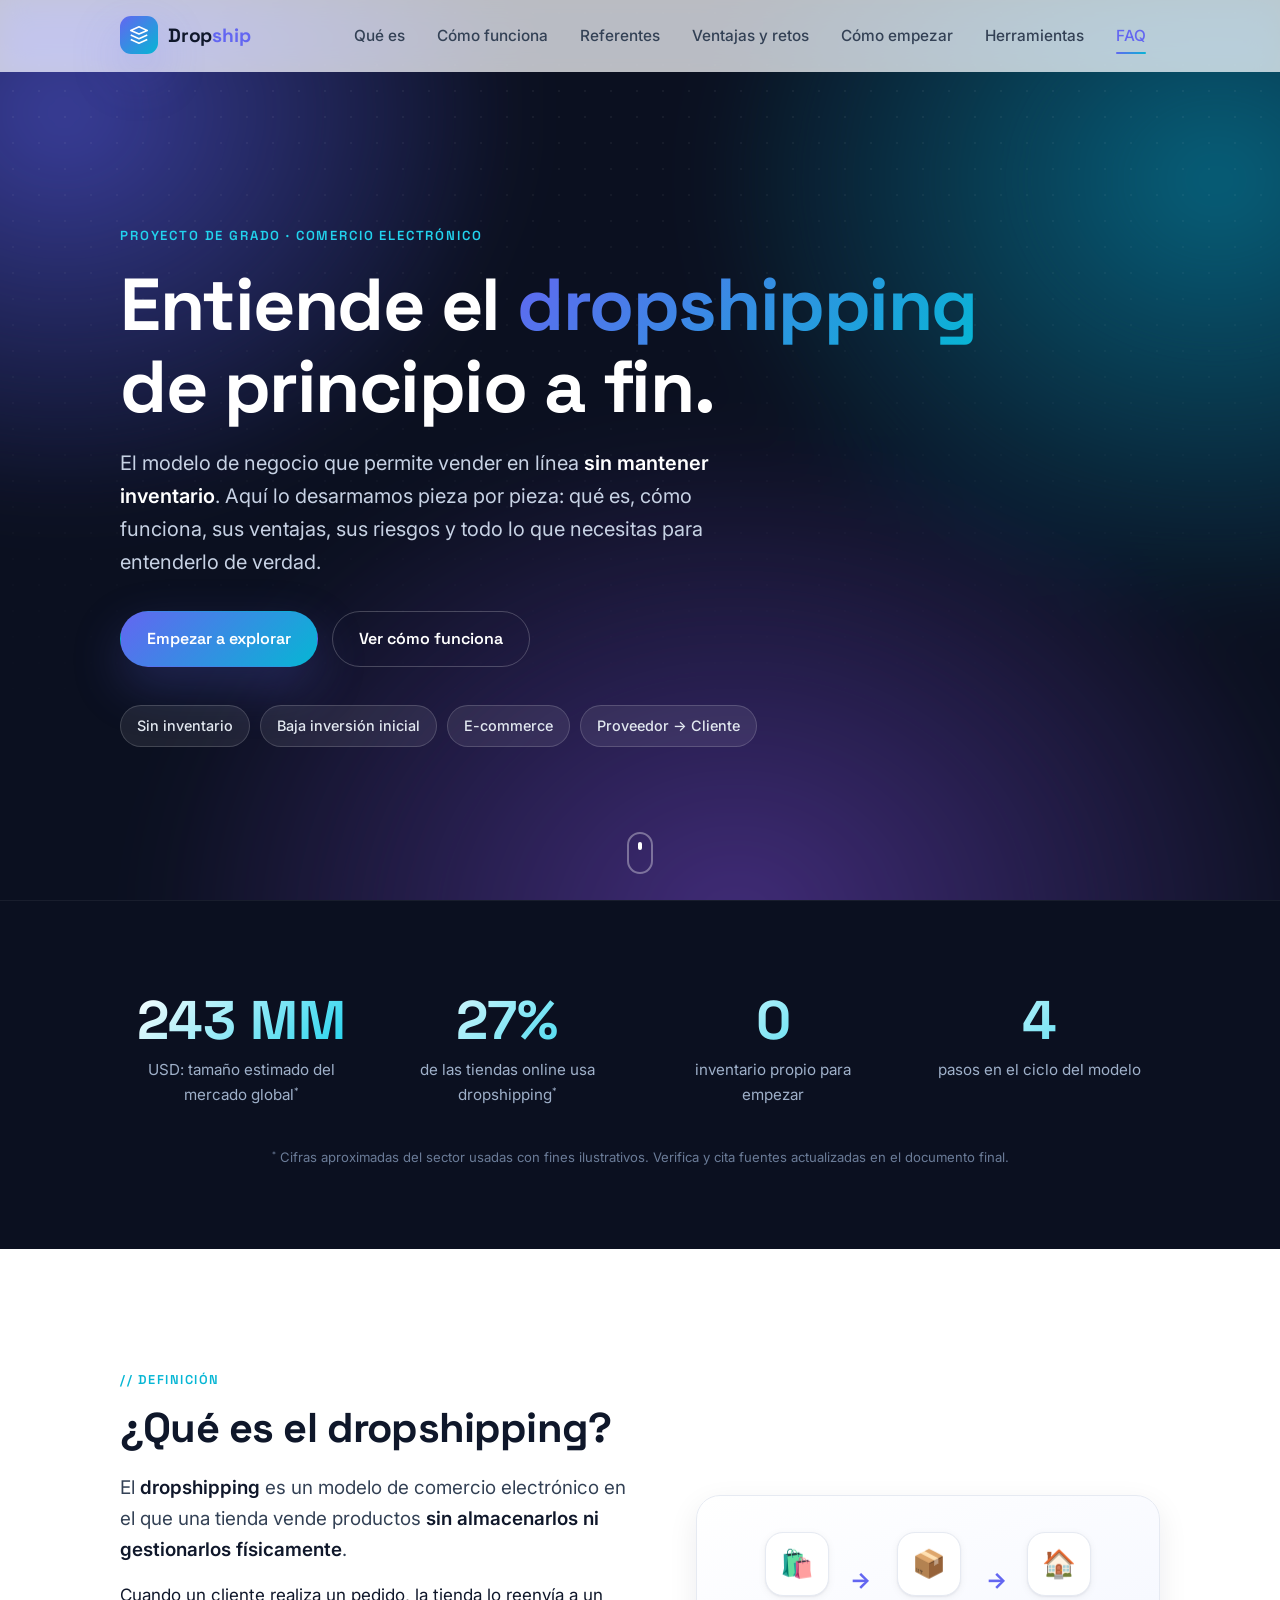
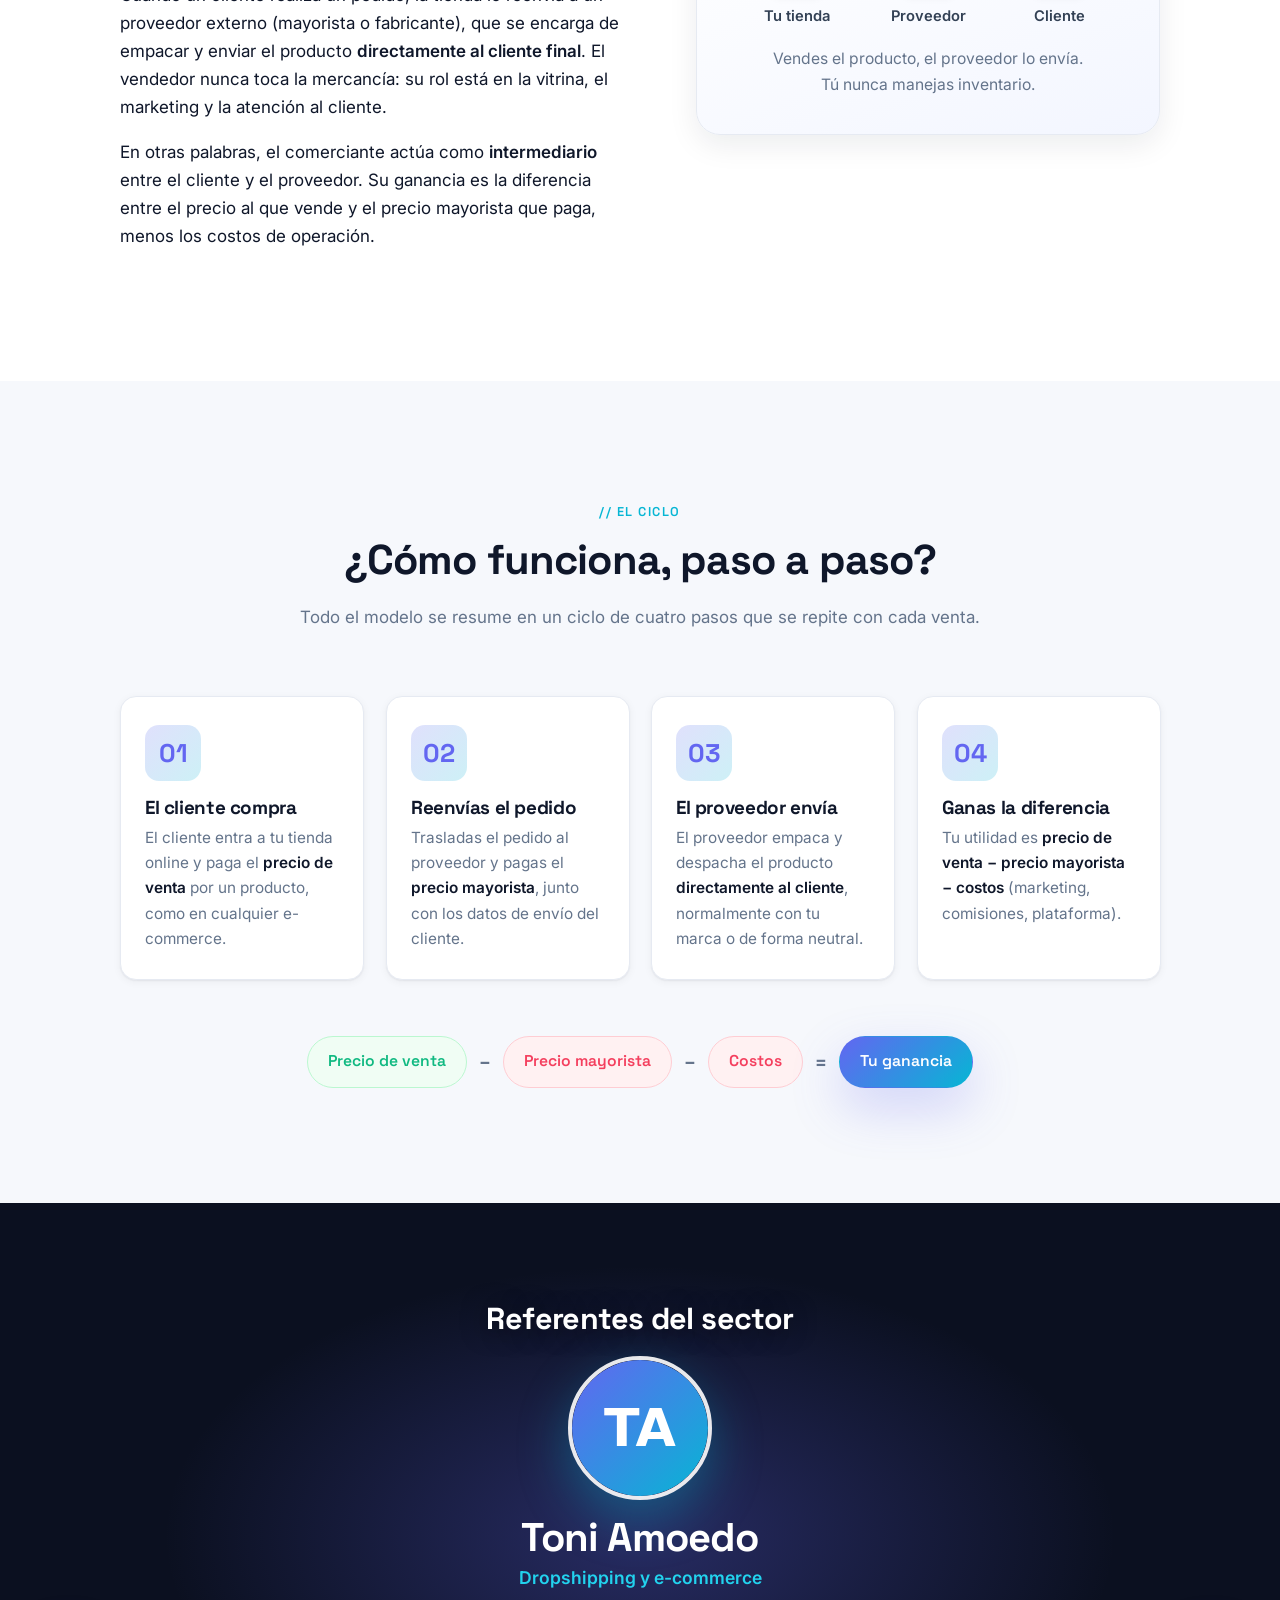
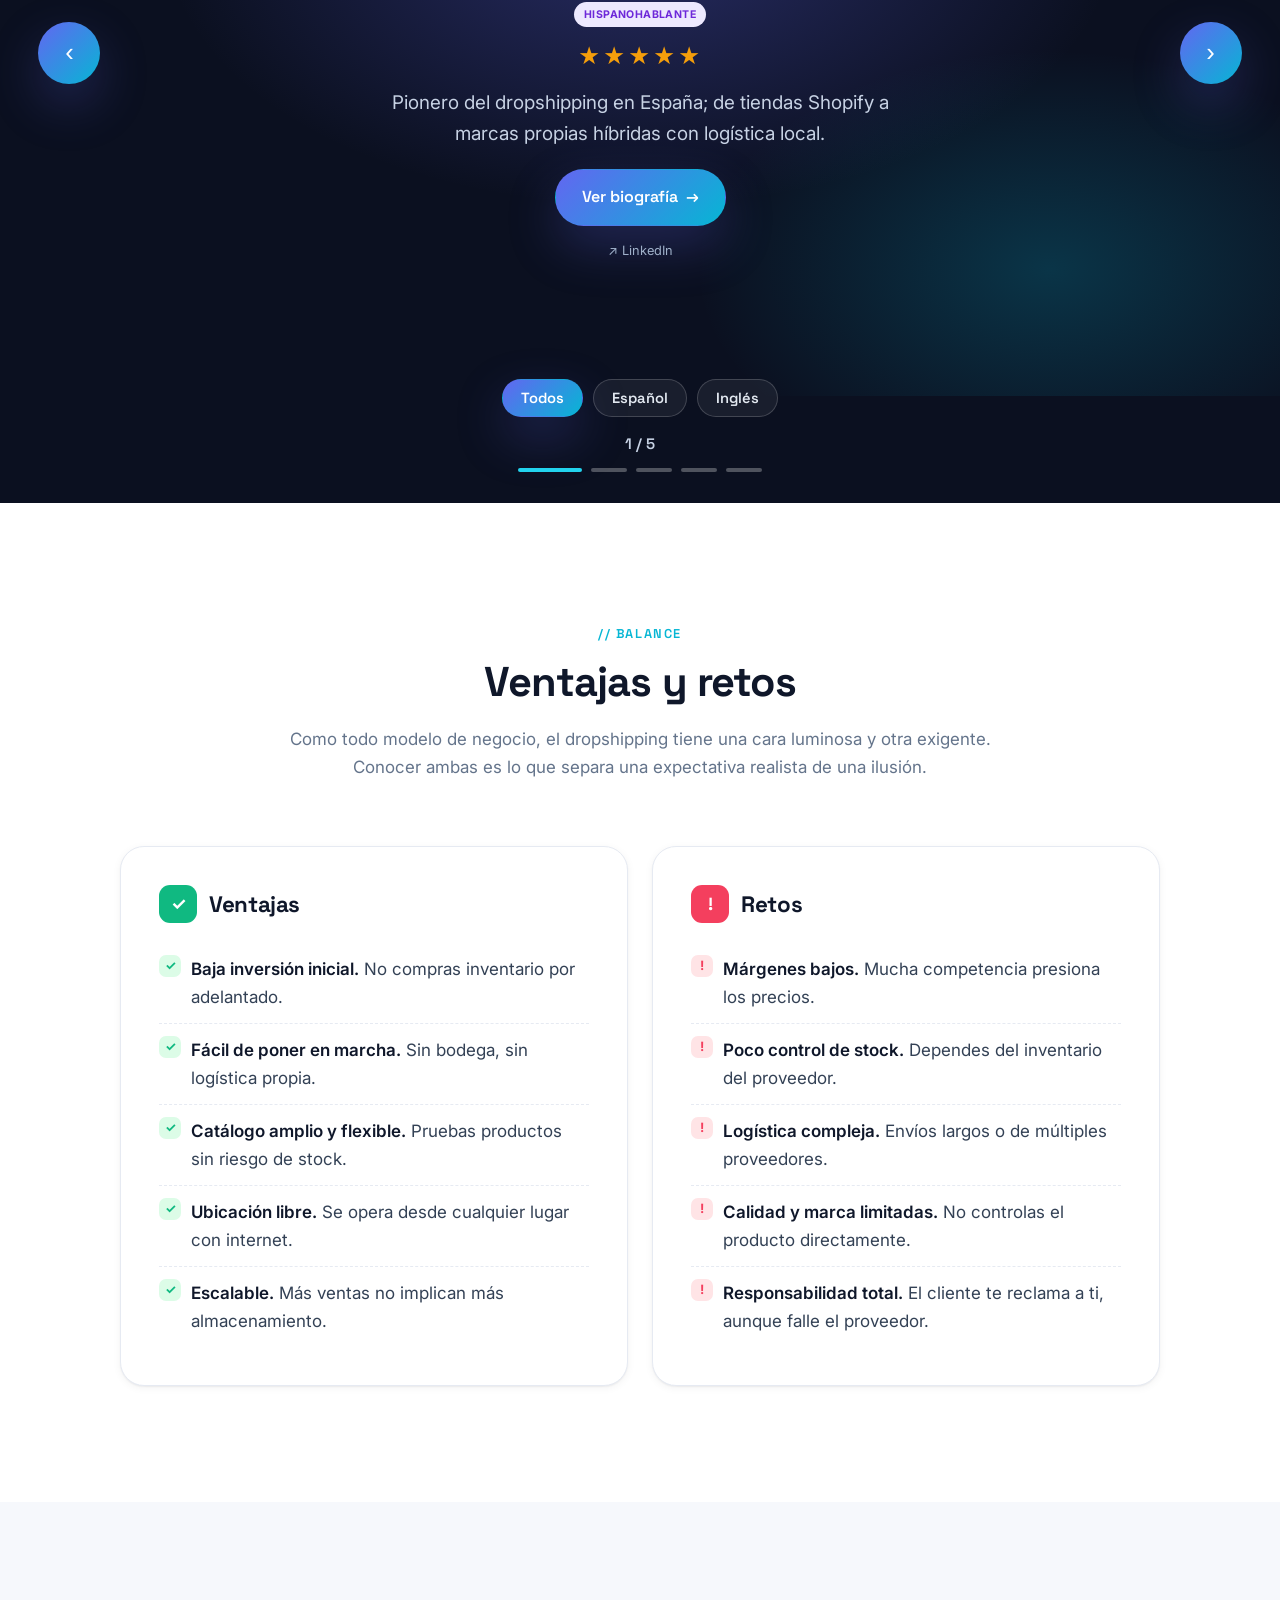
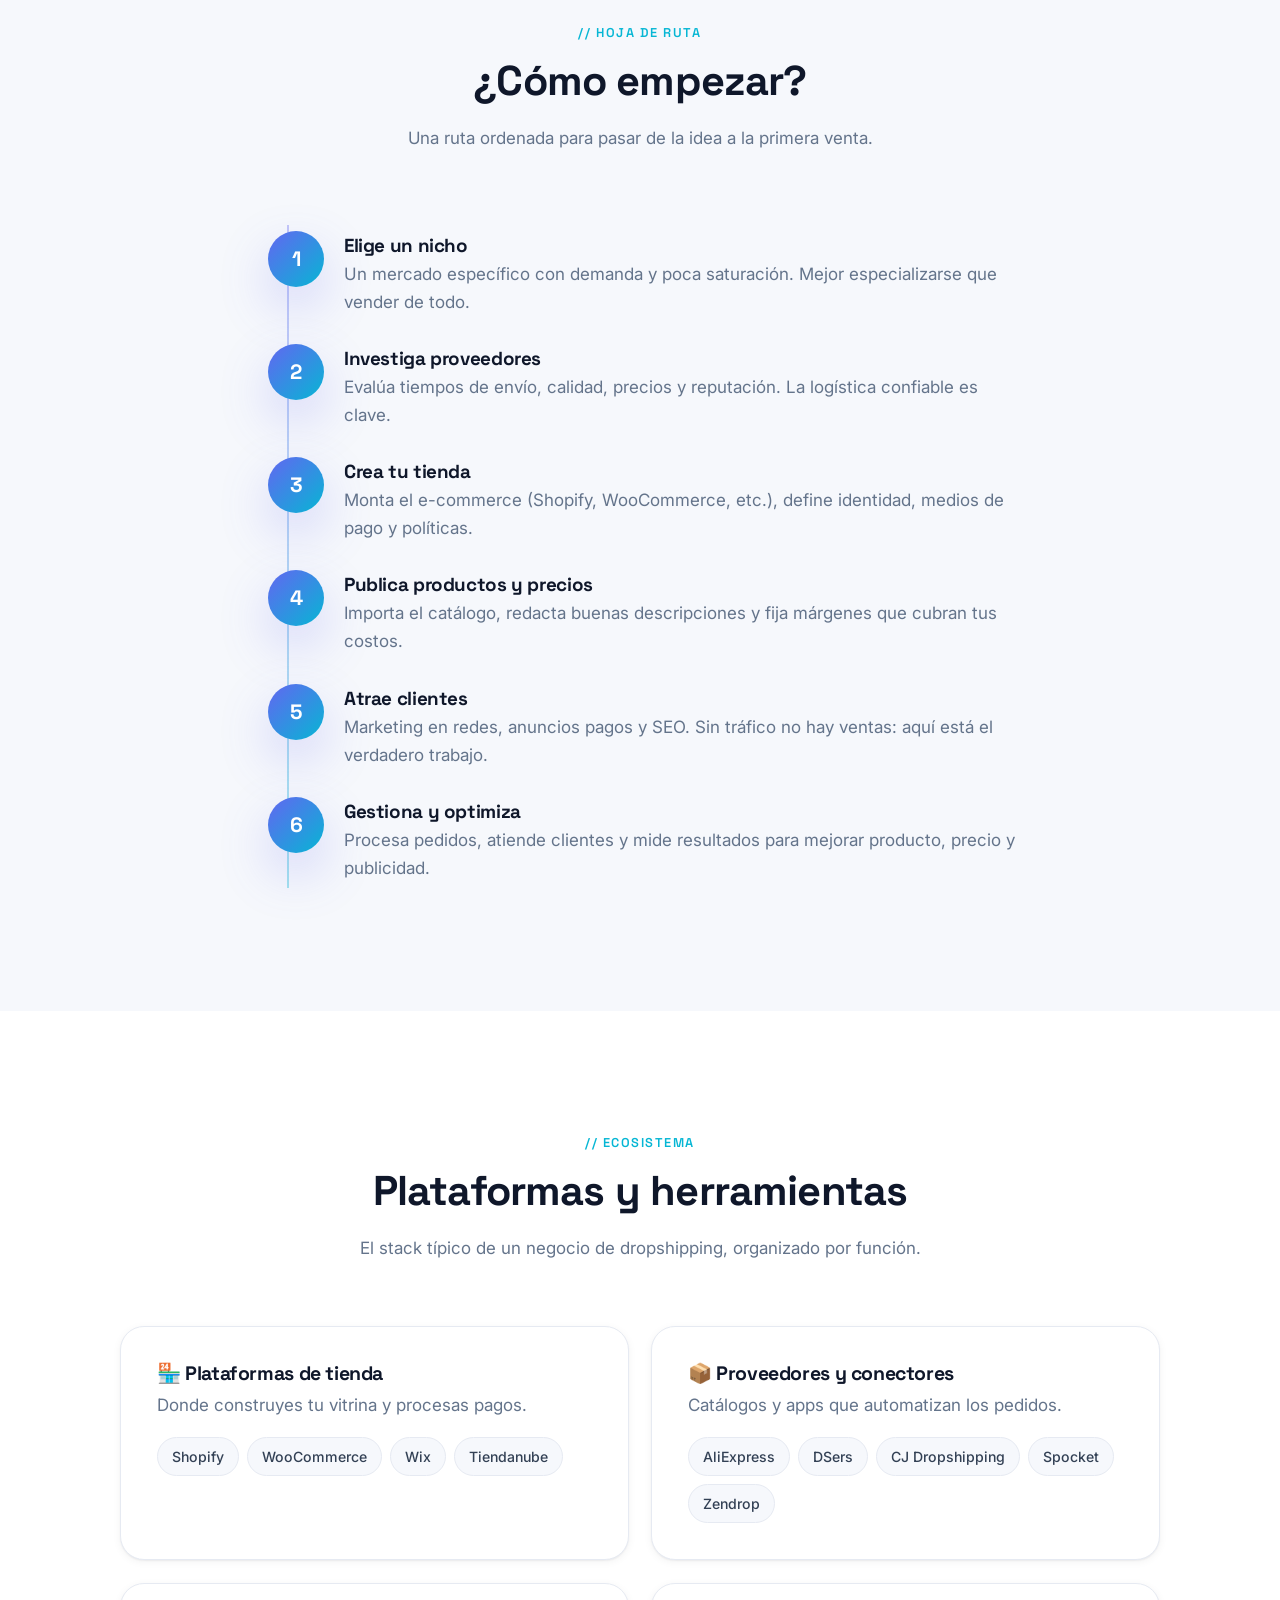
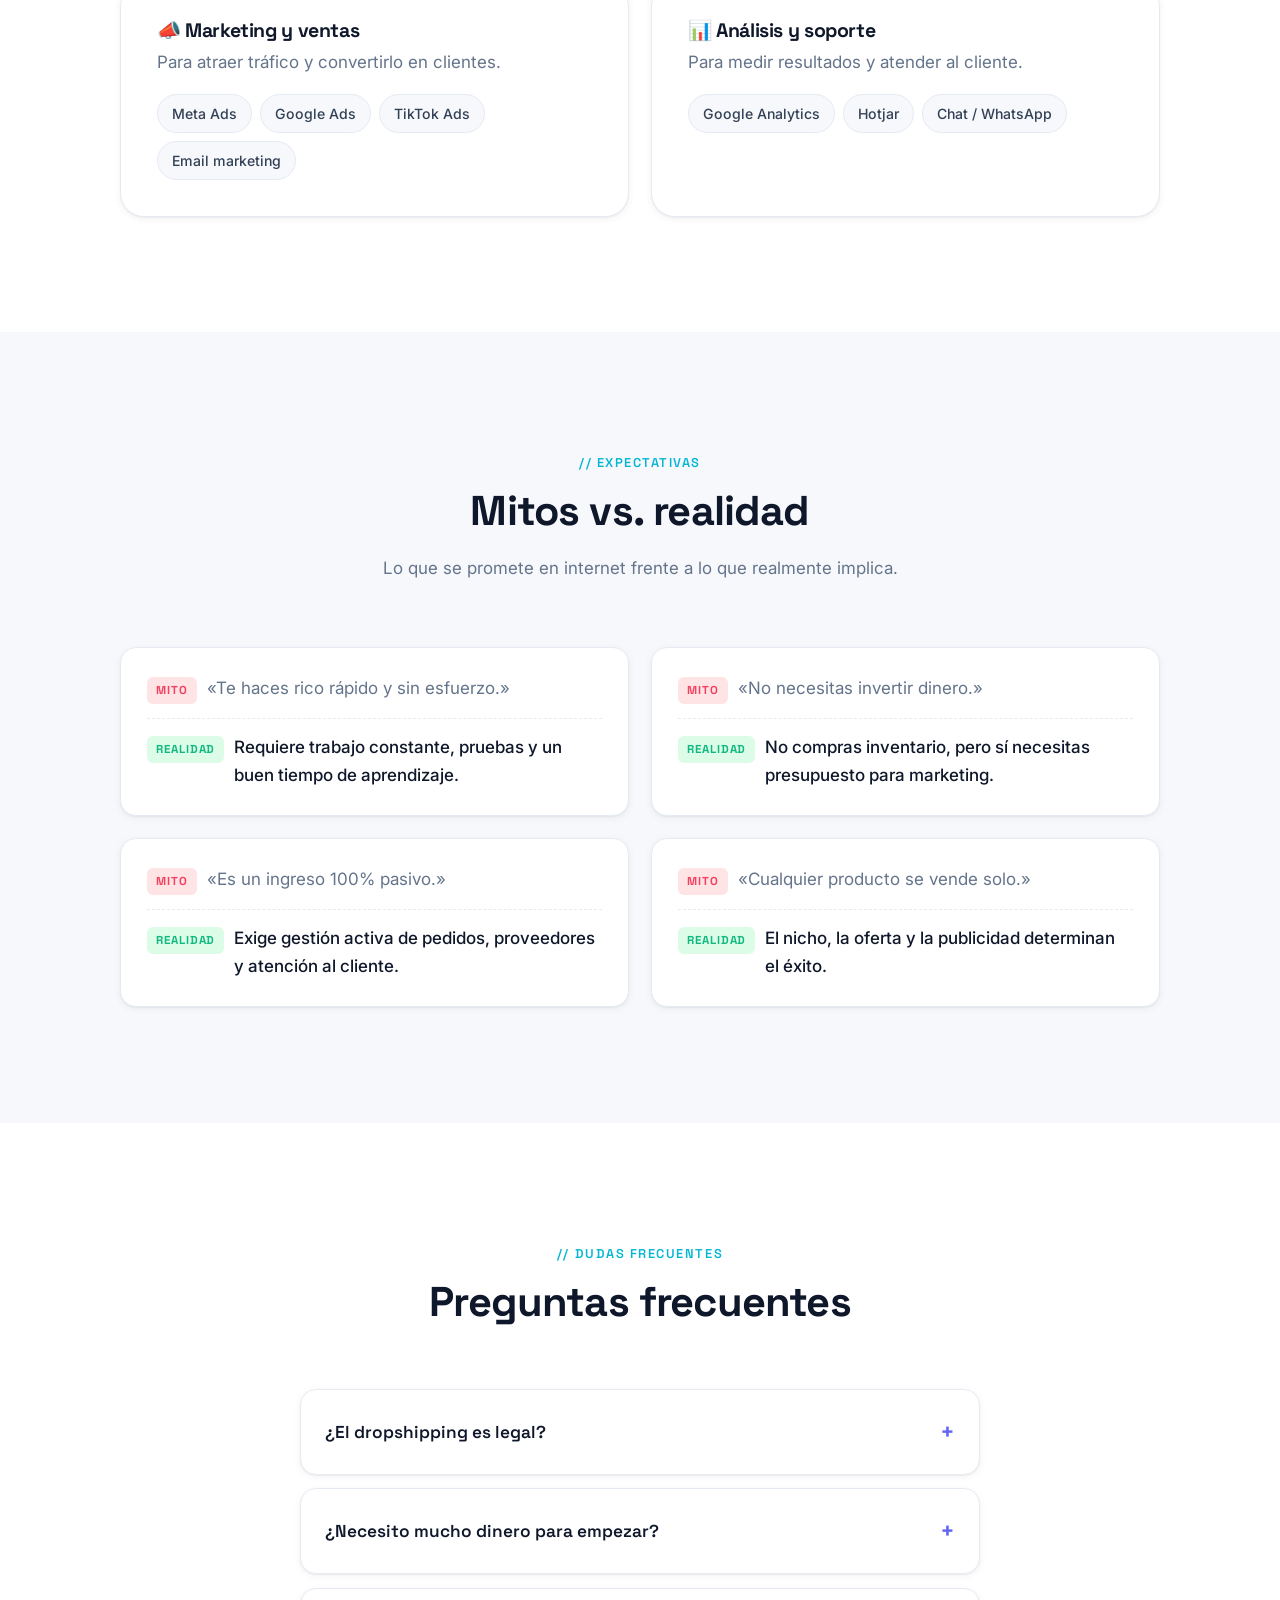
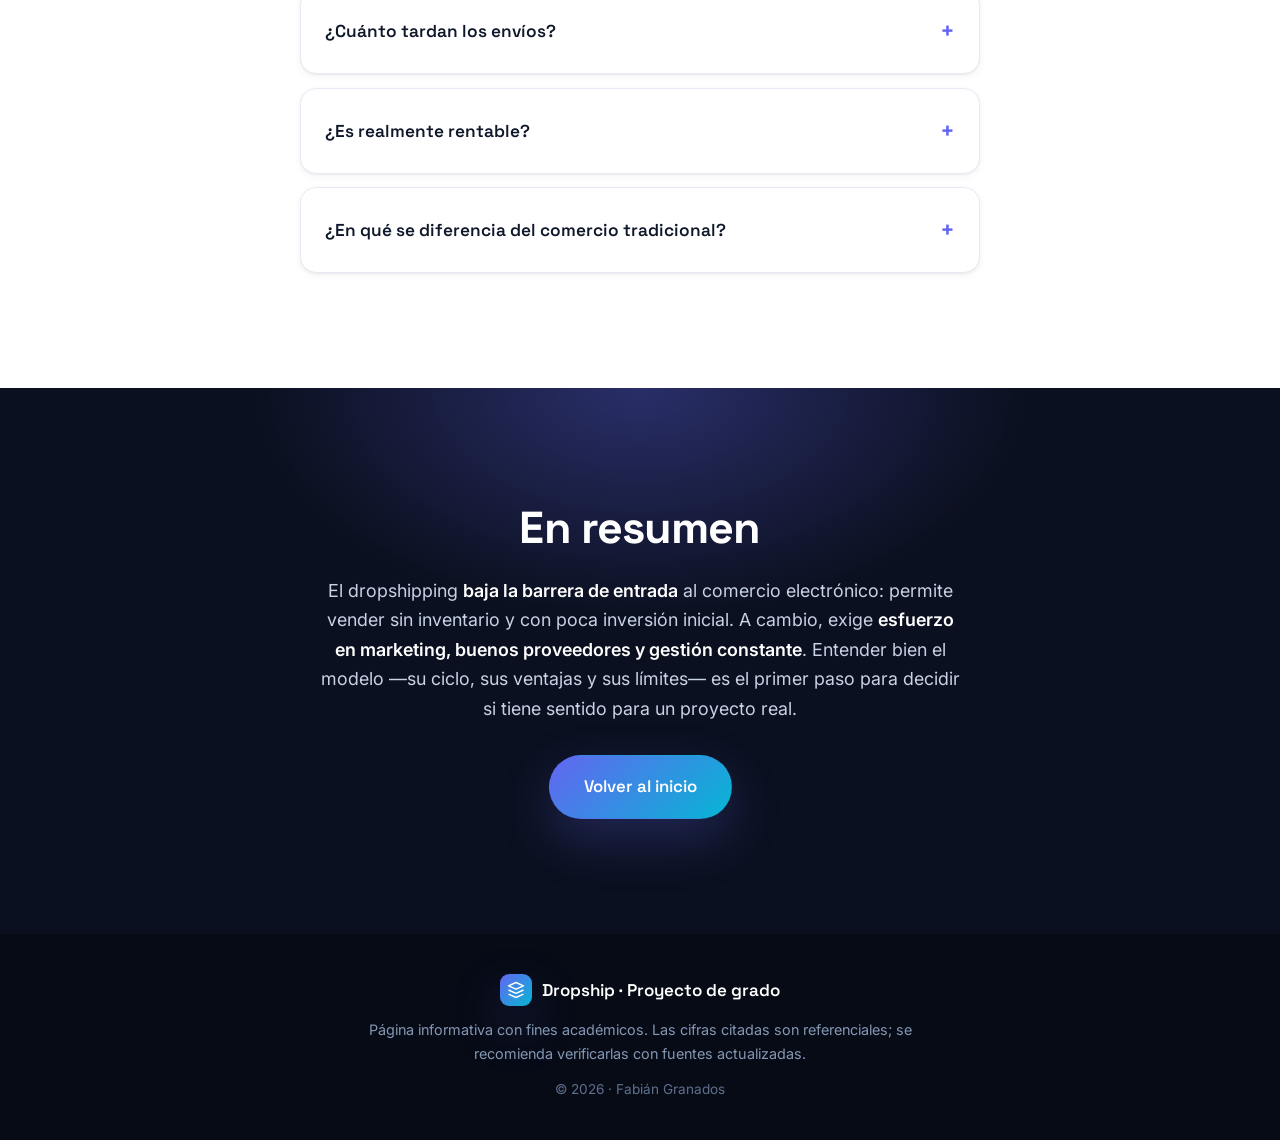
<file: index.html>
<!DOCTYPE html>
<html lang="es">
<head>
  <meta charset="UTF-8" />
  <meta name="viewport" content="width=device-width, initial-scale=1.0" />
  <meta name="description" content="Guía visual y completa sobre el dropshipping: qué es, cómo funciona, ventajas, riesgos, cómo empezar y qué herramientas se usan. Proyecto de grado sobre comercio electrónico." />
  <meta name="author" content="Fabián Granados" />
  <meta name="theme-color" content="#0b1020" />

  <!-- Open Graph -->
  <meta property="og:type" content="website" />
  <meta property="og:title" content="Dropshipping — Guía completa del modelo de comercio electrónico" />
  <meta property="og:description" content="Qué es, cómo funciona, ventajas y riesgos del dropshipping. Una guía visual de principio a fin." />
  <meta property="og:locale" content="es_CO" />

  <title>Dropshipping — Guía completa del modelo de comercio electrónico</title>

  <link rel="icon" type="image/svg+xml" href="assets/favicon.svg" />

  <!-- Tipografías (mejora progresiva; si no cargan, se usa el stack del sistema) -->
  <link rel="preconnect" href="https://fonts.googleapis.com" />
  <link rel="preconnect" href="https://fonts.gstatic.com" crossorigin />
  <link href="https://fonts.googleapis.com/css2?family=Space+Grotesk:wght@500;600;700&family=Inter:wght@400;500;600;700&display=swap" rel="stylesheet" />

  <link rel="stylesheet" href="css/styles.css" />
</head>
<body>
  <!-- Barra de progreso de lectura -->
  <div class="scroll-progress" id="scrollProgress" aria-hidden="true"></div>

  <!-- Salto de accesibilidad -->
  <a class="skip-link" href="#contenido">Saltar al contenido</a>

  <!-- ============ NAV ============ -->
  <header class="nav" id="nav">
    <div class="container nav__inner">
      <a class="brand" href="#hero" aria-label="Inicio">
        <span class="brand__mark" aria-hidden="true">
          <svg viewBox="0 0 24 24" fill="none" width="22" height="22">
            <path d="M3 7l9-4 9 4-9 4-9-4z" stroke="currentColor" stroke-width="1.7" stroke-linejoin="round"/>
            <path d="M3 12l9 4 9-4M3 17l9 4 9-4" stroke="currentColor" stroke-width="1.7" stroke-linejoin="round"/>
          </svg>
        </span>
        <span class="brand__text">Drop<strong>ship</strong></span>
      </a>

      <nav class="nav__links" id="navLinks" aria-label="Navegación principal">
        <a href="#que-es">Qué es</a>
        <a href="#como-funciona">Cómo funciona</a>
        <a href="#referentes">Referentes</a>
        <a href="#ventajas">Ventajas y retos</a>
        <a href="#empezar">Cómo empezar</a>
        <a href="#herramientas">Herramientas</a>
        <a href="#faq">FAQ</a>
      </nav>

      <button class="nav__toggle" id="navToggle" aria-label="Abrir menú" aria-expanded="false" aria-controls="navLinks">
        <span></span><span></span><span></span>
      </button>
    </div>
  </header>

  <main id="contenido">
    <!-- ============ HERO ============ -->
    <section class="hero" id="hero">
      <div class="hero__aurora" aria-hidden="true"></div>
      <div class="container hero__inner">
        <p class="eyebrow reveal">Proyecto de grado · Comercio electrónico</p>
        <h1 class="hero__title reveal">
          Entiende el <span class="grad">dropshipping</span><br />de principio a fin.
        </h1>
        <p class="hero__sub reveal">
          El modelo de negocio que permite vender en línea <strong>sin mantener inventario</strong>.
          Aquí lo desarmamos pieza por pieza: qué es, cómo funciona, sus ventajas, sus riesgos
          y todo lo que necesitas para entenderlo de verdad.
        </p>
        <div class="hero__cta reveal">
          <a class="btn btn--primary" href="#que-es">Empezar a explorar</a>
          <a class="btn btn--ghost" href="#como-funciona">Ver cómo funciona</a>
        </div>

        <div class="hero__chips reveal" aria-hidden="true">
          <span class="chip">Sin inventario</span>
          <span class="chip">Baja inversión inicial</span>
          <span class="chip">E-commerce</span>
          <span class="chip">Proveedor → Cliente</span>
        </div>
      </div>

      <a class="hero__scroll" href="#stats" aria-label="Desplazarse hacia abajo">
        <span></span>
      </a>
    </section>

    <!-- ============ STATS ============ -->
    <section class="stats" id="stats" aria-label="El dropshipping en cifras">
      <div class="container">
        <div class="stats__grid">
          <div class="stat reveal">
            <div class="stat__num"><span data-count="243" data-suffix=" MM">0</span></div>
            <div class="stat__label">USD: tamaño estimado del mercado global<sup>*</sup></div>
          </div>
          <div class="stat reveal">
            <div class="stat__num"><span data-count="27" data-suffix="%">0</span></div>
            <div class="stat__label">de las tiendas online usa dropshipping<sup>*</sup></div>
          </div>
          <div class="stat reveal">
            <div class="stat__num"><span data-count="0">0</span></div>
            <div class="stat__label">inventario propio para empezar</div>
          </div>
          <div class="stat reveal">
            <div class="stat__num"><span data-count="4">0</span></div>
            <div class="stat__label">pasos en el ciclo del modelo</div>
          </div>
        </div>
        <p class="stats__note"><sup>*</sup> Cifras aproximadas del sector usadas con fines ilustrativos. Verifica y cita fuentes actualizadas en el documento final.</p>
      </div>
    </section>

    <!-- ============ QUÉ ES ============ -->
    <section class="section" id="que-es">
      <div class="container grid-2">
        <div class="reveal">
          <span class="section-tag">// definición</span>
          <h2 class="section-title">¿Qué es el dropshipping?</h2>
          <p class="lead">
            El <strong>dropshipping</strong> es un modelo de comercio electrónico en el que una tienda
            vende productos <strong>sin almacenarlos ni gestionarlos físicamente</strong>.
          </p>
          <p>
            Cuando un cliente realiza un pedido, la tienda lo reenvía a un proveedor externo
            (mayorista o fabricante), que se encarga de empacar y enviar el producto
            <strong>directamente al cliente final</strong>. El vendedor nunca toca la mercancía:
            su rol está en la vitrina, el marketing y la atención al cliente.
          </p>
          <p>
            En otras palabras, el comerciante actúa como <strong>intermediario</strong> entre el cliente
            y el proveedor. Su ganancia es la diferencia entre el precio al que vende y el precio
            mayorista que paga, menos los costos de operación.
          </p>
        </div>

        <div class="reveal">
          <div class="card card--accent definition-visual" aria-hidden="true">
            <div class="dv-row">
              <div class="dv-node">
                <span class="dv-ico">🛍️</span>
                <span>Tu tienda</span>
              </div>
              <span class="dv-arrow">→</span>
              <div class="dv-node">
                <span class="dv-ico">📦</span>
                <span>Proveedor</span>
              </div>
              <span class="dv-arrow">→</span>
              <div class="dv-node">
                <span class="dv-ico">🏠</span>
                <span>Cliente</span>
              </div>
            </div>
            <p class="dv-caption">
              Vendes el producto, el proveedor lo envía. <br />Tú nunca manejas inventario.
            </p>
          </div>
        </div>
      </div>
    </section>

    <!-- ============ CÓMO FUNCIONA ============ -->
    <section class="section section--alt" id="como-funciona">
      <div class="container">
        <div class="section-head reveal">
          <span class="section-tag">// el ciclo</span>
          <h2 class="section-title">¿Cómo funciona, paso a paso?</h2>
          <p class="section-sub">
            Todo el modelo se resume en un ciclo de cuatro pasos que se repite con cada venta.
          </p>
        </div>

        <ol class="steps">
          <li class="step reveal">
            <div class="step__num">01</div>
            <h3 class="step__title">El cliente compra</h3>
            <p>El cliente entra a tu tienda online y paga el <strong>precio de venta</strong> por un producto, como en cualquier e-commerce.</p>
          </li>
          <li class="step reveal">
            <div class="step__num">02</div>
            <h3 class="step__title">Reenvías el pedido</h3>
            <p>Trasladas el pedido al proveedor y pagas el <strong>precio mayorista</strong>, junto con los datos de envío del cliente.</p>
          </li>
          <li class="step reveal">
            <div class="step__num">03</div>
            <h3 class="step__title">El proveedor envía</h3>
            <p>El proveedor empaca y despacha el producto <strong>directamente al cliente</strong>, normalmente con tu marca o de forma neutral.</p>
          </li>
          <li class="step reveal">
            <div class="step__num">04</div>
            <h3 class="step__title">Ganas la diferencia</h3>
            <p>Tu utilidad es <strong>precio de venta − precio mayorista − costos</strong> (marketing, comisiones, plataforma).</p>
          </li>
        </ol>

        <div class="formula reveal" aria-label="Fórmula de ganancia">
          <span class="formula__chip formula__chip--sell">Precio de venta</span>
          <span class="formula__op">−</span>
          <span class="formula__chip formula__chip--cost">Precio mayorista</span>
          <span class="formula__op">−</span>
          <span class="formula__chip formula__chip--cost">Costos</span>
          <span class="formula__op">=</span>
          <span class="formula__chip formula__chip--profit">Tu ganancia</span>
        </div>
      </div>
    </section>

    <!-- ============ REFERENTES DEL SECTOR (pantalla completa) ============ -->
    <section class="referentes-fs" id="referentes" aria-labelledby="referentes-title">
      <div class="carousel" id="refCarousel" role="region" aria-roledescription="carrusel" aria-label="Referentes del sector" tabindex="0">
        <div class="carousel__viewport">
          <ul class="carousel__track" id="refTrack"></ul>
        </div>
        <button class="carousel__btn carousel__btn--prev" type="button" aria-label="Referente anterior">&#8249;</button>
        <button class="carousel__btn carousel__btn--next" type="button" aria-label="Siguiente referente">&#8250;</button>
      </div>

      <div class="reffs-top">
        <span class="section-tag">// expertos</span>
        <h2 class="section-title" id="referentes-title">Referentes del sector</h2>
      </div>

      <div class="reffs-bottom">
        <div class="ref-filters" role="group" aria-label="Filtrar referentes por idioma">
          <button class="ref-filter is-active" type="button" data-filter="all" aria-pressed="true">Todos</button>
          <button class="ref-filter" type="button" data-filter="es" aria-pressed="false">Español</button>
          <button class="ref-filter" type="button" data-filter="en" aria-pressed="false">Inglés</button>
        </div>
        <span class="carousel__counter" id="refCounter" aria-live="polite">1 / 5</span>
        <div class="carousel__dots" id="refDots" aria-label="Seleccionar referente"></div>
      </div>
    </section>

    <!-- ============ VENTAJAS Y RETOS ============ -->
    <section class="section" id="ventajas">
      <div class="container">
        <div class="section-head reveal">
          <span class="section-tag">// balance</span>
          <h2 class="section-title">Ventajas y retos</h2>
          <p class="section-sub">
            Como todo modelo de negocio, el dropshipping tiene una cara luminosa y otra exigente.
            Conocer ambas es lo que separa una expectativa realista de una ilusión.
          </p>
        </div>

        <div class="balance">
          <div class="balance__col reveal">
            <h3 class="balance__title balance__title--pro">
              <span class="balance__icon">✓</span> Ventajas
            </h3>
            <ul class="list list--pro">
              <li><strong>Baja inversión inicial.</strong> No compras inventario por adelantado.</li>
              <li><strong>Fácil de poner en marcha.</strong> Sin bodega, sin logística propia.</li>
              <li><strong>Catálogo amplio y flexible.</strong> Pruebas productos sin riesgo de stock.</li>
              <li><strong>Ubicación libre.</strong> Se opera desde cualquier lugar con internet.</li>
              <li><strong>Escalable.</strong> Más ventas no implican más almacenamiento.</li>
            </ul>
          </div>

          <div class="balance__col reveal">
            <h3 class="balance__title balance__title--con">
              <span class="balance__icon">!</span> Retos
            </h3>
            <ul class="list list--con">
              <li><strong>Márgenes bajos.</strong> Mucha competencia presiona los precios.</li>
              <li><strong>Poco control de stock.</strong> Dependes del inventario del proveedor.</li>
              <li><strong>Logística compleja.</strong> Envíos largos o de múltiples proveedores.</li>
              <li><strong>Calidad y marca limitadas.</strong> No controlas el producto directamente.</li>
              <li><strong>Responsabilidad total.</strong> El cliente te reclama a ti, aunque falle el proveedor.</li>
            </ul>
          </div>
        </div>
      </div>
    </section>

    <!-- ============ CÓMO EMPEZAR ============ -->
    <section class="section section--alt" id="empezar">
      <div class="container">
        <div class="section-head reveal">
          <span class="section-tag">// hoja de ruta</span>
          <h2 class="section-title">¿Cómo empezar?</h2>
          <p class="section-sub">Una ruta ordenada para pasar de la idea a la primera venta.</p>
        </div>

        <div class="timeline">
          <div class="tl-item reveal">
            <div class="tl-dot">1</div>
            <div class="tl-body">
              <h3>Elige un nicho</h3>
              <p>Un mercado específico con demanda y poca saturación. Mejor especializarse que vender de todo.</p>
            </div>
          </div>
          <div class="tl-item reveal">
            <div class="tl-dot">2</div>
            <div class="tl-body">
              <h3>Investiga proveedores</h3>
              <p>Evalúa tiempos de envío, calidad, precios y reputación. La logística confiable es clave.</p>
            </div>
          </div>
          <div class="tl-item reveal">
            <div class="tl-dot">3</div>
            <div class="tl-body">
              <h3>Crea tu tienda</h3>
              <p>Monta el e-commerce (Shopify, WooCommerce, etc.), define identidad, medios de pago y políticas.</p>
            </div>
          </div>
          <div class="tl-item reveal">
            <div class="tl-dot">4</div>
            <div class="tl-body">
              <h3>Publica productos y precios</h3>
              <p>Importa el catálogo, redacta buenas descripciones y fija márgenes que cubran tus costos.</p>
            </div>
          </div>
          <div class="tl-item reveal">
            <div class="tl-dot">5</div>
            <div class="tl-body">
              <h3>Atrae clientes</h3>
              <p>Marketing en redes, anuncios pagos y SEO. Sin tráfico no hay ventas: aquí está el verdadero trabajo.</p>
            </div>
          </div>
          <div class="tl-item reveal">
            <div class="tl-dot">6</div>
            <div class="tl-body">
              <h3>Gestiona y optimiza</h3>
              <p>Procesa pedidos, atiende clientes y mide resultados para mejorar producto, precio y publicidad.</p>
            </div>
          </div>
        </div>
      </div>
    </section>

    <!-- ============ HERRAMIENTAS ============ -->
    <section class="section" id="herramientas">
      <div class="container">
        <div class="section-head reveal">
          <span class="section-tag">// ecosistema</span>
          <h2 class="section-title">Plataformas y herramientas</h2>
          <p class="section-sub">El stack típico de un negocio de dropshipping, organizado por función.</p>
        </div>

        <div class="tools">
          <div class="card tool reveal">
            <h3 class="tool__title">🏪 Plataformas de tienda</h3>
            <p class="tool__desc">Donde construyes tu vitrina y procesas pagos.</p>
            <ul class="tags">
              <li>Shopify</li><li>WooCommerce</li><li>Wix</li><li>Tiendanube</li>
            </ul>
          </div>
          <div class="card tool reveal">
            <h3 class="tool__title">📦 Proveedores y conectores</h3>
            <p class="tool__desc">Catálogos y apps que automatizan los pedidos.</p>
            <ul class="tags">
              <li>AliExpress</li><li>DSers</li><li>CJ Dropshipping</li><li>Spocket</li><li>Zendrop</li>
            </ul>
          </div>
          <div class="card tool reveal">
            <h3 class="tool__title">📣 Marketing y ventas</h3>
            <p class="tool__desc">Para atraer tráfico y convertirlo en clientes.</p>
            <ul class="tags">
              <li>Meta Ads</li><li>Google Ads</li><li>TikTok Ads</li><li>Email marketing</li>
            </ul>
          </div>
          <div class="card tool reveal">
            <h3 class="tool__title">📊 Análisis y soporte</h3>
            <p class="tool__desc">Para medir resultados y atender al cliente.</p>
            <ul class="tags">
              <li>Google Analytics</li><li>Hotjar</li><li>Chat / WhatsApp</li>
            </ul>
          </div>
        </div>
      </div>
    </section>

    <!-- ============ MITOS VS REALIDAD ============ -->
    <section class="section section--alt" id="mitos">
      <div class="container">
        <div class="section-head reveal">
          <span class="section-tag">// expectativas</span>
          <h2 class="section-title">Mitos vs. realidad</h2>
          <p class="section-sub">Lo que se promete en internet frente a lo que realmente implica.</p>
        </div>

        <div class="myths">
          <div class="myth reveal">
            <p class="myth__myth"><span>Mito</span> «Te haces rico rápido y sin esfuerzo.»</p>
            <p class="myth__real"><span>Realidad</span> Requiere trabajo constante, pruebas y un buen tiempo de aprendizaje.</p>
          </div>
          <div class="myth reveal">
            <p class="myth__myth"><span>Mito</span> «No necesitas invertir dinero.»</p>
            <p class="myth__real"><span>Realidad</span> No compras inventario, pero sí necesitas presupuesto para marketing.</p>
          </div>
          <div class="myth reveal">
            <p class="myth__myth"><span>Mito</span> «Es un ingreso 100% pasivo.»</p>
            <p class="myth__real"><span>Realidad</span> Exige gestión activa de pedidos, proveedores y atención al cliente.</p>
          </div>
          <div class="myth reveal">
            <p class="myth__myth"><span>Mito</span> «Cualquier producto se vende solo.»</p>
            <p class="myth__real"><span>Realidad</span> El nicho, la oferta y la publicidad determinan el éxito.</p>
          </div>
        </div>
      </div>
    </section>

    <!-- ============ FAQ ============ -->
    <section class="section" id="faq">
      <div class="container container--narrow">
        <div class="section-head reveal">
          <span class="section-tag">// dudas frecuentes</span>
          <h2 class="section-title">Preguntas frecuentes</h2>
        </div>

        <div class="faq">
          <details class="faq__item reveal">
            <summary>¿El dropshipping es legal?</summary>
            <div class="faq__a"><p>Sí. Es un modelo de negocio legítimo siempre que cumplas con las normas de comercio, los impuestos correspondientes y la protección al consumidor de tu país.</p></div>
          </details>
          <details class="faq__item reveal">
            <summary>¿Necesito mucho dinero para empezar?</summary>
            <div class="faq__a"><p>No para inventario, ya que solo compras el producto cuando ya te lo pagaron. Sin embargo, sí conviene contar con presupuesto para publicidad y para la plataforma de tu tienda.</p></div>
          </details>
          <details class="faq__item reveal">
            <summary>¿Cuánto tardan los envíos?</summary>
            <div class="faq__a"><p>Depende del proveedor. Con proveedores internacionales puede tardar varias semanas; con proveedores locales o regionales, los tiempos se reducen bastante. Comunicar plazos claros evita reclamos.</p></div>
          </details>
          <details class="faq__item reveal">
            <summary>¿Es realmente rentable?</summary>
            <div class="faq__a"><p>Puede serlo, pero los márgenes suelen ser ajustados y la competencia es alta. La rentabilidad depende del nicho, de los proveedores y, sobre todo, de qué tan eficiente sea tu marketing.</p></div>
          </details>
          <details class="faq__item reveal">
            <summary>¿En qué se diferencia del comercio tradicional?</summary>
            <div class="faq__a"><p>En el comercio tradicional compras y almacenas inventario antes de venderlo. En el dropshipping vendes primero y compras después, sin manejar stock ni logística propia.</p></div>
          </details>
        </div>
      </div>
    </section>

    <!-- ============ CTA / CIERRE ============ -->
    <section class="final" id="cierre">
      <div class="container final__inner reveal">
        <h2>En resumen</h2>
        <p>
          El dropshipping <strong>baja la barrera de entrada</strong> al comercio electrónico:
          permite vender sin inventario y con poca inversión inicial. A cambio, exige
          <strong>esfuerzo en marketing, buenos proveedores y gestión constante</strong>.
          Entender bien el modelo —su ciclo, sus ventajas y sus límites— es el primer paso
          para decidir si tiene sentido para un proyecto real.
        </p>
        <a class="btn btn--primary btn--lg" href="#hero">Volver al inicio</a>
      </div>
    </section>
  </main>

  <!-- ============ FOOTER ============ -->
  <footer class="footer">
    <div class="container footer__inner">
      <div class="footer__brand">
        <span class="brand__mark" aria-hidden="true">
          <svg viewBox="0 0 24 24" fill="none" width="20" height="20">
            <path d="M3 7l9-4 9 4-9 4-9-4z" stroke="currentColor" stroke-width="1.7" stroke-linejoin="round"/>
            <path d="M3 12l9 4 9-4M3 17l9 4 9-4" stroke="currentColor" stroke-width="1.7" stroke-linejoin="round"/>
          </svg>
        </span>
        <span>Dropship · Proyecto de grado</span>
      </div>
      <p class="footer__note">
        Página informativa con fines académicos. Las cifras citadas son referenciales;
        se recomienda verificarlas con fuentes actualizadas.
      </p>
      <p class="footer__copy">© <span id="year">2026</span> · Fabián Granados</p>
    </div>
  </footer>

  <!-- Botón volver arriba -->
  <button class="to-top" id="toTop" aria-label="Volver arriba" title="Volver arriba">↑</button>

  <script src="js/referentes.js" defer></script>
  <script src="js/main.js" defer></script>
</body>
</html>
</file>
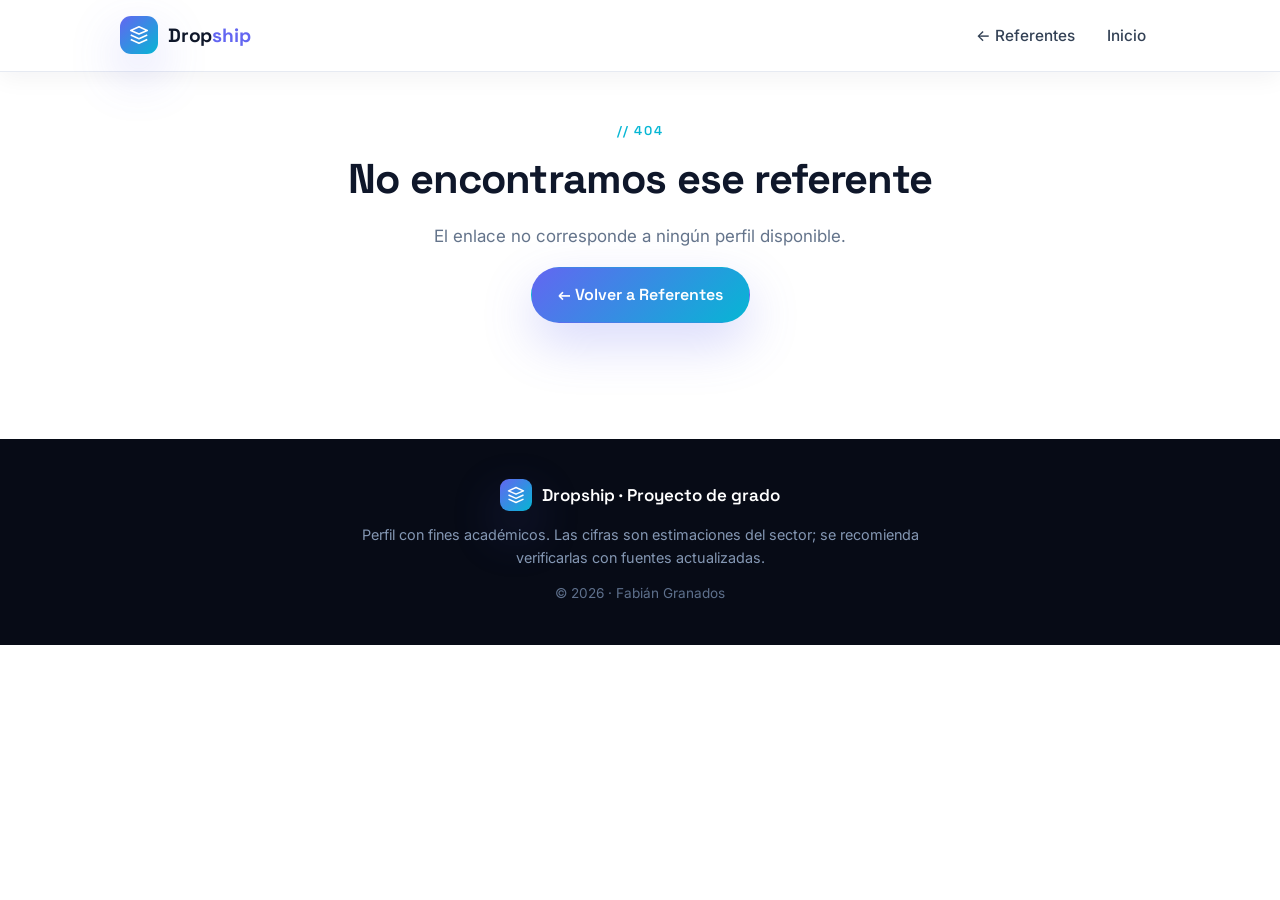
<file: biografia.html>
<!DOCTYPE html>
<html lang="es">
<head>
  <meta charset="UTF-8" />
  <meta name="viewport" content="width=device-width, initial-scale=1.0" />
  <meta name="description" content="Perfil y biografía de un referente del e-commerce y el desarrollo web. Proyecto de grado sobre dropshipping y comercio electrónico." />
  <meta name="robots" content="index, follow" />
  <meta name="theme-color" content="#0b1020" />
  <title>Referente · Biografía — Dropship</title>

  <link rel="icon" type="image/svg+xml" href="assets/favicon.svg" />
  <link rel="preconnect" href="https://fonts.googleapis.com" />
  <link rel="preconnect" href="https://fonts.gstatic.com" crossorigin />
  <link href="https://fonts.googleapis.com/css2?family=Space+Grotesk:wght@500;600;700&family=Inter:wght@400;500;600;700&display=swap" rel="stylesheet" />
  <link rel="stylesheet" href="css/styles.css" />
</head>
<body>
  <div class="scroll-progress" id="scrollProgress" aria-hidden="true"></div>
  <a class="skip-link" href="#bio">Saltar al contenido</a>

  <!-- ============ NAV ============ -->
  <header class="nav is-scrolled" id="nav">
    <div class="container nav__inner">
      <a class="brand" href="index.html" aria-label="Inicio">
        <span class="brand__mark" aria-hidden="true">
          <svg viewBox="0 0 24 24" fill="none" width="22" height="22">
            <path d="M3 7l9-4 9 4-9 4-9-4z" stroke="currentColor" stroke-width="1.7" stroke-linejoin="round"/>
            <path d="M3 12l9 4 9-4M3 17l9 4 9-4" stroke="currentColor" stroke-width="1.7" stroke-linejoin="round"/>
          </svg>
        </span>
        <span class="brand__text">Drop<strong>ship</strong></span>
      </a>
      <nav class="nav__links" aria-label="Navegación">
        <a href="index.html#referentes">← Referentes</a>
        <a href="index.html">Inicio</a>
      </nav>
    </div>
  </header>

  <main id="bio" class="bio">
    <!-- El contenido se inyecta dinámicamente desde js/bio.js según ?ref= -->
  </main>

  <!-- ============ FOOTER ============ -->
  <footer class="footer">
    <div class="container footer__inner">
      <div class="footer__brand">
        <span class="brand__mark" aria-hidden="true">
          <svg viewBox="0 0 24 24" fill="none" width="20" height="20">
            <path d="M3 7l9-4 9 4-9 4-9-4z" stroke="currentColor" stroke-width="1.7" stroke-linejoin="round"/>
            <path d="M3 12l9 4 9-4M3 17l9 4 9-4" stroke="currentColor" stroke-width="1.7" stroke-linejoin="round"/>
          </svg>
        </span>
        <span>Dropship · Proyecto de grado</span>
      </div>
      <p class="footer__note">
        Perfil con fines académicos. Las cifras son estimaciones del sector;
        se recomienda verificarlas con fuentes actualizadas.
      </p>
      <p class="footer__copy">© <span id="year">2026</span> · Fabián Granados</p>
    </div>
  </footer>

  <button class="to-top" id="toTop" aria-label="Volver arriba" title="Volver arriba">↑</button>

  <script src="js/referentes.js" defer></script>
  <script src="js/bio.js" defer></script>
</body>
</html>
</file>
<file: css/styles.css>
/* ==========================================================================
   Dropship · Proyecto de grado
   Hoja de estilos principal
   --------------------------------------------------------------------------
   Organización:
     1. Tokens de diseño (variables)
     2. Reset y base
     3. Utilidades de layout
     4. Componentes (botones, tarjetas, chips...)
     5. Navegación
     6. Hero
     7. Secciones de contenido
     8. Footer y flotantes
     9. Animaciones / reveal
    10. Responsive
   Pensada para crecer: cuando esto sea un sitio multipágina, basta con
   separar cada bloque en su propio archivo (base.css, components.css, etc.).
   ========================================================================== */

/* 1. TOKENS DE DISEÑO ------------------------------------------------------ */
:root {
  /* Color de marca */
  --indigo: #6366f1;
  --violet: #8b5cf6;
  --cyan:   #22d3ee;
  --teal:   #06b6d4;

  /* Gradiente principal */
  --grad: linear-gradient(135deg, var(--indigo) 0%, var(--teal) 100%);
  --grad-soft: linear-gradient(135deg, #6366f133, #06b6d433);

  /* Neutros (tema claro) */
  --bg:        #ffffff;
  --bg-alt:    #f6f8fc;
  --bg-dark:   #0b1020;
  --ink:       #0f172a;
  --ink-soft:  #334155;
  --muted:     #64748b;
  --line:      #e6eaf2;
  --card:      #ffffff;

  /* Señales */
  --pro: #10b981;
  --con: #f43f5e;

  /* Tipografía */
  --font-head: "Space Grotesk", "Inter", system-ui, -apple-system, "Segoe UI", Roboto, sans-serif;
  --font-body: "Inter", system-ui, -apple-system, "Segoe UI", Roboto, Helvetica, Arial, sans-serif;

  /* Radios y sombras */
  --r-sm: 10px;
  --r-md: 16px;
  --r-lg: 24px;
  --shadow-sm: 0 1px 2px rgba(15, 23, 42, .06), 0 2px 8px rgba(15, 23, 42, .05);
  --shadow-md: 0 10px 30px rgba(15, 23, 42, .08);
  --shadow-lg: 0 24px 60px rgba(15, 23, 42, .12);
  --shadow-glow: 0 20px 50px rgba(99, 102, 241, .25);

  /* Estructura */
  --maxw: 1120px;
  --maxw-narrow: 760px;
  --nav-h: 72px;

  --ease: cubic-bezier(.22, 1, .36, 1);
}

/* 2. RESET Y BASE ---------------------------------------------------------- */
*, *::before, *::after { box-sizing: border-box; }

html {
  scroll-behavior: smooth;
  scroll-padding-top: calc(var(--nav-h) + 12px);
  -webkit-text-size-adjust: 100%;
}

body {
  margin: 0;
  font-family: var(--font-body);
  color: var(--ink);
  background: var(--bg);
  line-height: 1.65;
  font-size: 17px;
  -webkit-font-smoothing: antialiased;
  text-rendering: optimizeLegibility;
  overflow-x: hidden;
}

h1, h2, h3, h4 {
  font-family: var(--font-head);
  line-height: 1.12;
  letter-spacing: -.02em;
  margin: 0 0 .5em;
  color: var(--ink);
}

p { margin: 0 0 1rem; }
a { color: var(--indigo); text-decoration: none; }
img, svg, canvas { max-width: 100%; display: block; }
sup { font-size: .6em; }
strong { font-weight: 600; color: var(--ink); }

::selection { background: var(--indigo); color: #fff; }

/* Solo para lectores de pantalla */
.sr-only {
  position: absolute;
  width: 1px;
  height: 1px;
  padding: 0;
  margin: -1px;
  overflow: hidden;
  clip: rect(0, 0, 0, 0);
  white-space: nowrap;
  border: 0;
}

.skip-link {
  position: absolute;
  left: -9999px;
  top: 0;
  background: var(--ink);
  color: #fff;
  padding: 12px 18px;
  border-radius: 0 0 var(--r-sm) 0;
  z-index: 200;
}
.skip-link:focus { left: 0; }

:focus-visible {
  outline: 3px solid var(--indigo);
  outline-offset: 3px;
  border-radius: 6px;
}

/* 3. LAYOUT ---------------------------------------------------------------- */
.container {
  width: 100%;
  max-width: var(--maxw);
  margin-inline: auto;
  padding-inline: clamp(20px, 5vw, 40px);
}
.container--narrow { max-width: var(--maxw-narrow); }

.grid-2 {
  display: grid;
  grid-template-columns: 1.05fr .95fr;
  gap: clamp(32px, 5vw, 64px);
  align-items: center;
}

.section {
  padding-block: clamp(64px, 9vw, 120px);
}
.section--alt { background: var(--bg-alt); }

.section-head {
  max-width: 720px;
  margin: 0 auto clamp(40px, 6vw, 64px);
  text-align: center;
}
.section-tag {
  display: inline-block;
  font-family: var(--font-head);
  font-size: .8rem;
  font-weight: 600;
  letter-spacing: .12em;
  text-transform: uppercase;
  color: var(--teal);
  margin-bottom: .9rem;
}
.section-title { font-size: clamp(1.7rem, 3.6vw, 2.6rem); }
.section-sub { color: var(--muted); font-size: 1.06rem; }
.lead { font-size: 1.18rem; color: var(--ink-soft); }

.grad {
  background: var(--grad);
  -webkit-background-clip: text;
  background-clip: text;
  -webkit-text-fill-color: transparent;
  color: transparent;
}

/* 4. COMPONENTES ----------------------------------------------------------- */
.btn {
  --pad-y: 14px;
  --pad-x: 26px;
  display: inline-flex;
  align-items: center;
  justify-content: center;
  gap: .5em;
  padding: var(--pad-y) var(--pad-x);
  font-family: var(--font-head);
  font-weight: 600;
  font-size: 1rem;
  border-radius: 999px;
  border: 1px solid transparent;
  cursor: pointer;
  transition: transform .25s var(--ease), box-shadow .25s var(--ease), background .25s, color .25s;
  white-space: nowrap;
}
.btn--lg { --pad-y: 17px; --pad-x: 34px; font-size: 1.05rem; }
.btn--primary {
  background: var(--grad);
  color: #fff;
  box-shadow: var(--shadow-glow);
}
.btn--primary:hover { transform: translateY(-3px); box-shadow: 0 28px 60px rgba(99,102,241,.38); }
.btn--ghost {
  background: transparent;
  color: var(--ink);
  border-color: var(--line);
}
.btn--ghost:hover { border-color: var(--indigo); color: var(--indigo); transform: translateY(-2px); }

.card {
  background: var(--card);
  border: 1px solid var(--line);
  border-radius: var(--r-lg);
  padding: clamp(24px, 3vw, 36px);
  box-shadow: var(--shadow-sm);
}
.card--accent {
  background: linear-gradient(160deg, #fff, #f3f6ff);
  box-shadow: var(--shadow-md);
}

.chip {
  display: inline-block;
  padding: 8px 16px;
  border-radius: 999px;
  background: rgba(255, 255, 255, .08);
  border: 1px solid rgba(255, 255, 255, .16);
  color: #e2e8f0;
  font-size: .9rem;
  font-weight: 500;
  backdrop-filter: blur(6px);
}

.eyebrow {
  font-family: var(--font-head);
  font-weight: 600;
  letter-spacing: .14em;
  text-transform: uppercase;
  font-size: .82rem;
  color: var(--cyan);
  margin-bottom: 1.1rem;
}

/* 5. NAVEGACIÓN ------------------------------------------------------------ */
.nav {
  position: fixed;
  inset: 0 0 auto 0;
  height: var(--nav-h);
  z-index: 100;
  display: flex;
  align-items: center;
  background: rgba(255, 255, 255, .72);
  backdrop-filter: saturate(180%) blur(14px);
  border-bottom: 1px solid transparent;
  transition: border-color .3s, background .3s, box-shadow .3s;
}
.nav.is-scrolled {
  border-bottom-color: var(--line);
  box-shadow: 0 6px 24px rgba(15, 23, 42, .05);
}
.nav__inner {
  display: flex;
  align-items: center;
  justify-content: space-between;
  gap: 24px;
}
.brand {
  display: inline-flex;
  align-items: center;
  gap: 10px;
  font-family: var(--font-head);
  font-weight: 700;
  font-size: 1.2rem;
  color: var(--ink);
  letter-spacing: -.01em;
}
.brand__mark {
  display: grid;
  place-items: center;
  width: 38px;
  height: 38px;
  border-radius: 11px;
  background: var(--grad);
  color: #fff;
  box-shadow: var(--shadow-glow);
}
.brand__text strong { color: var(--indigo); font-weight: 700; }

.nav__links {
  display: flex;
  align-items: center;
  gap: 4px;
}
.nav__links a {
  position: relative;
  padding: 9px 14px;
  border-radius: 999px;
  color: var(--ink-soft);
  font-weight: 500;
  font-size: .96rem;
  transition: color .2s, background .2s;
}
.nav__links a:hover { color: var(--ink); background: var(--bg-alt); }
.nav__links a.is-active { color: var(--indigo); }
.nav__links a.is-active::after {
  content: "";
  position: absolute;
  left: 14px; right: 14px; bottom: 3px;
  height: 2px;
  border-radius: 2px;
  background: var(--grad);
}

.nav__toggle {
  display: none;
  flex-direction: column;
  justify-content: center;
  gap: 5px;
  width: 44px;
  height: 44px;
  border: 1px solid var(--line);
  border-radius: 12px;
  background: #fff;
  cursor: pointer;
}
.nav__toggle span {
  width: 20px;
  height: 2px;
  background: var(--ink);
  border-radius: 2px;
  margin-inline: auto;
  transition: transform .3s var(--ease), opacity .2s;
}
.nav__toggle[aria-expanded="true"] span:nth-child(1) { transform: translateY(7px) rotate(45deg); }
.nav__toggle[aria-expanded="true"] span:nth-child(2) { opacity: 0; }
.nav__toggle[aria-expanded="true"] span:nth-child(3) { transform: translateY(-7px) rotate(-45deg); }

/* Barra de progreso */
.scroll-progress {
  position: fixed;
  top: 0; left: 0;
  height: 3px;
  width: 0%;
  background: var(--grad);
  z-index: 110;
  transition: width .1s linear;
}

/* 6. HERO ------------------------------------------------------------------ */
.hero {
  position: relative;
  min-height: 100svh;
  display: grid;
  align-items: center;
  padding-top: var(--nav-h);
  background: var(--bg-dark);
  color: #fff;
  overflow: hidden;
  isolation: isolate;
}
.hero__inner { position: relative; z-index: 2; padding-block: 80px; }
.hero__title {
  font-size: clamp(2.4rem, 6.2vw, 4.6rem);
  color: #fff;
  margin-bottom: 1.1rem;
}
.hero__sub {
  max-width: 620px;
  font-size: clamp(1.05rem, 2vw, 1.25rem);
  color: #c7d2e4;
  margin-bottom: 2rem;
}
.hero__sub strong { color: #fff; }
.hero__cta { display: flex; flex-wrap: wrap; gap: 14px; margin-bottom: 2.4rem; }
.hero .btn--ghost { color: #fff; border-color: rgba(255,255,255,.22); }
.hero .btn--ghost:hover { border-color: var(--cyan); color: var(--cyan); }
.hero__chips { display: flex; flex-wrap: wrap; gap: 10px; }

/* Aurora animada de fondo */
.hero__aurora {
  position: absolute;
  inset: -25%;
  z-index: 0;
  background:
    radial-gradient(40% 50% at 20% 25%, rgba(99,102,241,.55), transparent 60%),
    radial-gradient(45% 55% at 80% 30%, rgba(6,182,212,.45), transparent 60%),
    radial-gradient(50% 60% at 55% 85%, rgba(139,92,246,.40), transparent 62%);
  filter: blur(30px) saturate(130%);
  animation: aurora 18s ease-in-out infinite alternate;
}
.hero::after {
  /* malla de puntos sutil */
  content: "";
  position: absolute;
  inset: 0;
  z-index: 1;
  background-image: radial-gradient(rgba(255,255,255,.06) 1px, transparent 1px);
  background-size: 26px 26px;
  mask-image: linear-gradient(to bottom, #000 0%, transparent 85%);
}
@keyframes aurora {
  0%   { transform: translate3d(-3%, -2%, 0) scale(1);    }
  50%  { transform: translate3d(4%, 3%, 0)  scale(1.08);  }
  100% { transform: translate3d(-2%, 4%, 0) scale(1.04);  }
}

.hero__scroll {
  position: absolute;
  left: 50%;
  bottom: 26px;
  transform: translateX(-50%);
  z-index: 3;
  width: 26px;
  height: 42px;
  border: 2px solid rgba(255,255,255,.35);
  border-radius: 999px;
}
.hero__scroll span {
  position: absolute;
  left: 50%;
  top: 8px;
  width: 4px;
  height: 8px;
  margin-left: -2px;
  border-radius: 2px;
  background: #fff;
  animation: scrollDot 1.8s ease-in-out infinite;
}
@keyframes scrollDot {
  0%, 100% { opacity: 0; transform: translateY(0); }
  40%      { opacity: 1; }
  80%      { opacity: 0; transform: translateY(12px); }
}

/* 7. SECCIONES ------------------------------------------------------------- */

/* Stats */
.stats {
  background: var(--bg-dark);
  color: #fff;
  padding-block: clamp(48px, 7vw, 80px);
  border-top: 1px solid rgba(255,255,255,.06);
}
.stats__grid {
  display: grid;
  grid-template-columns: repeat(4, 1fr);
  gap: 24px;
}
.stat { text-align: center; padding: 12px; }
.stat__num {
  font-family: var(--font-head);
  font-weight: 700;
  font-size: clamp(2.2rem, 5vw, 3.4rem);
  line-height: 1;
  background: linear-gradient(135deg, #fff, var(--cyan));
  -webkit-background-clip: text;
  background-clip: text;
  -webkit-text-fill-color: transparent;
}
.stat__label { color: #9fb0c9; font-size: .95rem; margin-top: .6rem; }
.stats__note {
  text-align: center;
  color: #6b7c98;
  font-size: .82rem;
  margin: 28px 0 0;
}

/* Definición visual */
.definition-visual { text-align: center; }
.dv-row {
  display: flex;
  align-items: center;
  justify-content: center;
  gap: clamp(8px, 2vw, 20px);
  margin-bottom: 18px;
}
.dv-node {
  display: flex;
  flex-direction: column;
  align-items: center;
  gap: 8px;
  font-weight: 600;
  font-size: .92rem;
  color: var(--ink-soft);
}
.dv-ico {
  display: grid;
  place-items: center;
  width: 64px;
  height: 64px;
  font-size: 1.7rem;
  border-radius: 18px;
  background: #fff;
  border: 1px solid var(--line);
  box-shadow: var(--shadow-sm);
}
.dv-arrow { color: var(--indigo); font-size: 1.4rem; font-weight: 700; }
.dv-caption { color: var(--muted); margin: 0; font-size: .98rem; }

/* Steps (cómo funciona) */
.steps {
  list-style: none;
  margin: 0;
  padding: 0;
  display: grid;
  grid-template-columns: repeat(4, 1fr);
  gap: 22px;
  counter-reset: step;
}
.step {
  position: relative;
  background: var(--card);
  border: 1px solid var(--line);
  border-radius: var(--r-md);
  padding: 28px 24px;
  box-shadow: var(--shadow-sm);
  transition: transform .3s var(--ease), box-shadow .3s var(--ease);
}
.step:hover { transform: translateY(-6px); box-shadow: var(--shadow-md); }
.step__num {
  font-family: var(--font-head);
  font-weight: 700;
  font-size: 1.6rem;
  width: 56px; height: 56px;
  display: grid; place-items: center;
  border-radius: 14px;
  background: var(--grad-soft);
  color: var(--indigo);
  margin-bottom: 16px;
}
.step__title { font-size: 1.18rem; margin-bottom: .4rem; }
.step p { color: var(--muted); font-size: .96rem; margin: 0; }

.formula {
  margin-top: clamp(36px, 5vw, 56px);
  display: flex;
  flex-wrap: wrap;
  align-items: center;
  justify-content: center;
  gap: 12px;
}
.formula__chip {
  padding: 12px 20px;
  border-radius: 999px;
  font-family: var(--font-head);
  font-weight: 600;
  font-size: .98rem;
  border: 1px solid var(--line);
  background: #fff;
}
.formula__chip--sell  { color: var(--pro); border-color: #bbf7d0; background: #f0fdf4; }
.formula__chip--cost  { color: var(--con); border-color: #fecdd3; background: #fff1f2; }
.formula__chip--profit{ color: #fff; background: var(--grad); border-color: transparent; box-shadow: var(--shadow-glow); }
.formula__op { font-weight: 700; color: var(--muted); font-size: 1.1rem; }

/* Balance (ventajas / retos) */
.balance {
  display: grid;
  grid-template-columns: 1fr 1fr;
  gap: 24px;
}
.balance__col {
  background: var(--card);
  border: 1px solid var(--line);
  border-radius: var(--r-lg);
  padding: clamp(26px, 3vw, 40px);
  box-shadow: var(--shadow-sm);
}
.balance__title {
  display: flex;
  align-items: center;
  gap: 12px;
  font-size: 1.4rem;
  margin-bottom: 1.2rem;
}
.balance__icon {
  display: grid; place-items: center;
  width: 38px; height: 38px;
  border-radius: 11px;
  font-size: 1.1rem;
  color: #fff;
}
.balance__title--pro .balance__icon { background: var(--pro); }
.balance__title--con .balance__icon { background: var(--con); }

.list { list-style: none; margin: 0; padding: 0; }
.list li {
  position: relative;
  padding: 12px 0 12px 32px;
  border-bottom: 1px dashed var(--line);
  color: var(--ink-soft);
}
.list li:last-child { border-bottom: 0; }
.list li::before {
  position: absolute;
  left: 0; top: 12px;
  width: 22px; height: 22px;
  display: grid; place-items: center;
  border-radius: 7px;
  font-size: .8rem;
  font-weight: 700;
}
.list--pro li::before { content: "✓"; background: #dcfce7; color: var(--pro); }
.list--con li::before { content: "!"; background: #ffe4e6; color: var(--con); }

/* Timeline (cómo empezar) */
.timeline {
  position: relative;
  max-width: 760px;
  margin-inline: auto;
  padding-left: 8px;
}
.timeline::before {
  content: "";
  position: absolute;
  left: 27px; top: 8px; bottom: 8px;
  width: 2px;
  background: linear-gradient(var(--indigo), var(--teal));
  opacity: .35;
}
.tl-item {
  position: relative;
  display: grid;
  grid-template-columns: 56px 1fr;
  gap: 20px;
  padding: 14px 0;
}
.tl-dot {
  position: relative;
  z-index: 1;
  width: 56px; height: 56px;
  display: grid; place-items: center;
  border-radius: 50%;
  background: var(--grad);
  color: #fff;
  font-family: var(--font-head);
  font-weight: 700;
  font-size: 1.3rem;
  box-shadow: var(--shadow-glow);
}
.tl-body { padding-top: 4px; }
.tl-body h3 { font-size: 1.18rem; margin-bottom: .25rem; }
.tl-body p { color: var(--muted); margin: 0; }

/* Herramientas */
.tools {
  display: grid;
  grid-template-columns: repeat(2, 1fr);
  gap: 22px;
}
.tool { transition: transform .3s var(--ease), box-shadow .3s var(--ease); }
.tool:hover { transform: translateY(-5px); box-shadow: var(--shadow-md); }
.tool__title { font-size: 1.22rem; margin-bottom: .4rem; }
.tool__desc { color: var(--muted); margin-bottom: 1.1rem; }
.tags { list-style: none; margin: 0; padding: 0; display: flex; flex-wrap: wrap; gap: 8px; }
.tags li {
  padding: 7px 14px;
  border-radius: 999px;
  background: var(--bg-alt);
  border: 1px solid var(--line);
  font-size: .88rem;
  font-weight: 500;
  color: var(--ink-soft);
}

/* Mitos */
.myths {
  display: grid;
  grid-template-columns: 1fr 1fr;
  gap: 22px;
}
.myth {
  background: var(--card);
  border: 1px solid var(--line);
  border-radius: var(--r-md);
  padding: 26px;
  box-shadow: var(--shadow-sm);
}
.myth__myth, .myth__real { margin: 0; display: flex; gap: 10px; align-items: baseline; }
.myth__myth { color: var(--muted); padding-bottom: 14px; margin-bottom: 14px; border-bottom: 1px dashed var(--line); }
.myth__real { color: var(--ink); font-weight: 500; }
.myth span {
  flex: none;
  font-family: var(--font-head);
  font-size: .72rem;
  font-weight: 700;
  letter-spacing: .08em;
  text-transform: uppercase;
  padding: 4px 9px;
  border-radius: 6px;
}
.myth__myth span { background: #ffe4e6; color: var(--con); }
.myth__real span { background: #dcfce7; color: var(--pro); }

/* FAQ */
.faq { display: grid; gap: 14px; }
.faq__item {
  background: var(--card);
  border: 1px solid var(--line);
  border-radius: var(--r-md);
  padding: 4px 24px;
  box-shadow: var(--shadow-sm);
  transition: box-shadow .25s, border-color .25s;
}
.faq__item[open] { border-color: #c7d2fe; box-shadow: var(--shadow-md); }
.faq__item summary {
  list-style: none;
  cursor: pointer;
  padding: 18px 0;
  font-family: var(--font-head);
  font-weight: 600;
  font-size: 1.08rem;
  color: var(--ink);
  display: flex;
  align-items: center;
  justify-content: space-between;
  gap: 16px;
}
.faq__item summary::-webkit-details-marker { display: none; }
.faq__item summary::after {
  content: "+";
  flex: none;
  font-size: 1.5rem;
  color: var(--indigo);
  transition: transform .3s var(--ease);
}
.faq__item[open] summary::after { transform: rotate(45deg); }
.faq__a { padding: 0 0 20px; }
.faq__a p { color: var(--muted); margin: 0; }

/* Cierre */
.final {
  background: var(--bg-dark);
  color: #fff;
  padding-block: clamp(64px, 9vw, 120px);
  text-align: center;
  position: relative;
  overflow: hidden;
}
.final::before {
  content: "";
  position: absolute;
  inset: 0;
  background: radial-gradient(50% 70% at 50% 0%, rgba(99,102,241,.35), transparent 60%);
}
.final__inner { position: relative; z-index: 1; max-width: 720px; margin-inline: auto; }
.final h2 { color: #fff; font-size: clamp(1.8rem, 4vw, 2.8rem); }
.final p { color: #c7d2e4; font-size: 1.12rem; margin-bottom: 2rem; }
.final strong { color: #fff; }

/* Referentes del sector — variante a PANTALLA COMPLETA (estilo inmersivo).
   Cada referente ocupa todo el viewport; sigue siendo deslizable. */
.referentes-fs {
  position: relative;
  height: 100svh;
  min-height: 600px;
  background: var(--bg-dark);
  color: #fff;
  overflow: hidden;
}
.referentes-fs .carousel {
  position: relative;
  display: block;
  height: 100%;
  gap: 0;
}
.referentes-fs .carousel__viewport { height: 100%; flex: none; }
.referentes-fs .carousel__slide {
  flex: 0 0 100%;
  height: 100%;
  display: grid;
  place-items: center;
  padding: clamp(150px, 17vh, 185px) 20px clamp(120px, 15vh, 150px);
  position: relative;
}
.referentes-fs .carousel__slide::before {
  content: "";
  position: absolute;
  inset: 0;
  background:
    radial-gradient(60% 55% at 50% 42%, rgba(99, 102, 241, .32), transparent 62%),
    radial-gradient(46% 46% at 82% 84%, rgba(6, 182, 212, .22), transparent 60%);
  pointer-events: none;
}

/* Tarjeta inmersiva: sin caja blanca, texto claro, en grande */
.referentes-fs .ref-card {
  position: relative;
  z-index: 1;
  height: auto;
  max-width: 640px;
  padding: 0 8px;
  background: transparent;
  box-shadow: none;
  color: #fff;
}
.referentes-fs .ref-card:hover { transform: none; }
/* Reordenamos el contenido: la insignia de idioma va DEBAJO del rol,
   así no choca con los filtros superpuestos arriba. */
.referentes-fs .ref-card__avatar   { order: 1; }
.referentes-fs .ref-card__name     { order: 2; }
.referentes-fs .ref-card__role     { order: 3; }
.referentes-fs .ref-card__badge    { order: 4; position: static; margin: 2px 0 12px; }
.referentes-fs .ref-card__stars    { order: 5; }
.referentes-fs .ref-card__desc     { order: 6; }
.referentes-fs .ref-card__btn      { order: 7; }
.referentes-fs .ref-card__platform { order: 8; }
.referentes-fs .ref-card__avatar {
  width: clamp(116px, 16vh, 150px);
  height: clamp(116px, 16vh, 150px);
  border-color: rgba(255, 255, 255, .9);
  box-shadow: 0 18px 50px rgba(6, 182, 212, .35);
  margin-bottom: 16px;
}
.referentes-fs .ref-card__name { color: #fff; font-size: clamp(1.7rem, 4vw, 2.5rem); margin-bottom: 2px; }
.referentes-fs .ref-card__role { color: var(--cyan); font-size: clamp(.95rem, 2vw, 1.1rem); margin-bottom: 8px; }
.referentes-fs .ref-card__stars { font-size: clamp(1.1rem, 2.4vw, 1.35rem); margin-bottom: 12px; }
.referentes-fs .ref-card__desc {
  color: #c7d2e4;
  font-size: clamp(1rem, 2vw, 1.18rem);
  max-width: 520px;
  margin: 0 auto 20px;
}
.referentes-fs .ref-card__btn { margin-top: 0; }
.referentes-fs .ref-card__platform { color: #9fb0c9; margin-top: 14px; }

/* Overlays: título + filtros (arriba) y contador + segmentos (abajo) */
.reffs-top,
.reffs-bottom {
  position: absolute;
  left: 0;
  right: 0;
  z-index: 3;
  display: flex;
  flex-direction: column;
  align-items: center;
  pointer-events: none;
}
.reffs-top {
  top: 0;
  gap: 8px;
  padding: clamp(92px, 11vh, 112px) 16px 0;
  text-align: center;
}
.reffs-top .section-tag { display: none; }
.reffs-top .section-title {
  color: #fff;
  margin: 0;
  font-size: clamp(1.3rem, 3vw, 1.9rem);
  text-shadow: 0 2px 24px rgba(0, 0, 0, .55);
}
.reffs-bottom { bottom: clamp(18px, 3.5vh, 36px); gap: 12px; }
.reffs-bottom .ref-filters { margin: 0 0 2px; pointer-events: auto; }
.reffs-bottom .carousel__counter { color: #c7d2e4; }
.reffs-bottom .carousel__dots { pointer-events: auto; }

/* Flechas grandes a los lados */
.referentes-fs .carousel__btn {
  position: absolute;
  top: 50%;
  transform: translateY(-50%);
  z-index: 3;
  width: clamp(48px, 6vw, 62px);
  height: clamp(48px, 6vw, 62px);
}
.referentes-fs .carousel__btn--prev { left: clamp(10px, 3vw, 44px); }
.referentes-fs .carousel__btn--next { right: clamp(10px, 3vw, 44px); }
.referentes-fs .carousel__btn:hover { transform: translateY(-50%) scale(1.08); }
.referentes-fs .carousel__btn:active { transform: translateY(-50%) scale(.95); }

/* Indicadores como segmentos (estilo pantalla completa) */
.referentes-fs .carousel__dot { width: 36px; height: 4px; border-radius: 2px; background: rgba(255, 255, 255, .28); }
.referentes-fs .carousel__dot:hover { background: rgba(255, 255, 255, .5); }
.referentes-fs .carousel__dot.is-active { width: 64px; background: var(--cyan); }

/* En móvil prima el swipe: ocultamos las flechas */
@media (max-width: 600px) {
  .referentes-fs .carousel__btn { display: none; }
}

/* Pantallas de poca altura: compactamos para que la tarjeta entre completa */
@media (max-height: 720px) {
  .referentes-fs .carousel__slide { padding: clamp(112px, 16vh, 140px) 20px clamp(104px, 15vh, 130px); }
  .referentes-fs .ref-card__avatar { width: clamp(92px, 13vh, 116px); height: clamp(92px, 13vh, 116px); margin-bottom: 12px; }
  .referentes-fs .ref-card__name { font-size: clamp(1.5rem, 3.4vw, 2rem); }
  .referentes-fs .ref-card__desc { margin-bottom: 14px; }
  .reffs-top { padding-top: clamp(78px, 11vh, 90px); }
}

/* Filtros por idioma */
.ref-filters {
  display: flex;
  justify-content: center;
  flex-wrap: wrap;
  gap: 10px;
  margin-bottom: clamp(28px, 4vw, 40px);
}
.ref-filter {
  padding: 9px 18px;
  border-radius: 999px;
  border: 1px solid rgba(255, 255, 255, .18);
  background: rgba(255, 255, 255, .06);
  color: #e2e8f0;
  font-family: var(--font-head);
  font-weight: 600;
  font-size: .92rem;
  cursor: pointer;
  transition: background .25s, border-color .25s, color .25s, transform .2s var(--ease);
}
.ref-filter:hover { transform: translateY(-2px); border-color: var(--cyan); }
.ref-filter.is-active {
  background: var(--grad);
  border-color: transparent;
  color: #fff;
  box-shadow: var(--shadow-glow);
}

/* Carrusel */
.carousel {
  display: flex;
  align-items: center;
  gap: clamp(6px, 2vw, 16px);
}
.carousel:focus-visible {
  outline: 3px solid var(--cyan);
  outline-offset: 6px;
  border-radius: var(--r-lg);
}
.carousel__viewport {
  flex: 1;
  min-width: 0;
  overflow-x: auto;
  overflow-y: hidden;
  scroll-snap-type: x mandatory;
  scroll-behavior: smooth;
  -webkit-overflow-scrolling: touch;
  scrollbar-width: none;          /* Firefox: sin barra */
  cursor: grab;
}
.carousel__viewport::-webkit-scrollbar { display: none; } /* WebKit: sin barra */
.carousel__viewport.is-dragging {
  cursor: grabbing;
  scroll-snap-type: none;
  scroll-behavior: auto;
  user-select: none;
}
.carousel__track {
  display: flex;
  list-style: none;
  margin: 0;
  padding: 0;
}
.carousel__slide {
  flex: 0 0 calc(100% / var(--per-view, 1));
  box-sizing: border-box;
  padding: 10px clamp(6px, 1.2vw, 12px);
  scroll-snap-align: start;
}

/* Tarjeta de referente */
.ref-card {
  position: relative;
  height: 100%;
  display: flex;
  flex-direction: column;
  align-items: center;
  text-align: center;
  background: #fff;
  color: var(--ink);
  border-radius: var(--r-lg);
  padding: 32px 24px 26px;
  box-shadow: var(--shadow-lg);
  transition: transform .3s var(--ease);
}
.ref-card:hover { transform: translateY(-6px); }
.ref-card__badge {
  position: absolute;
  top: 14px;
  right: 14px;
  font-size: .66rem;
  font-weight: 700;
  letter-spacing: .04em;
  text-transform: uppercase;
  padding: 4px 10px;
  border-radius: 999px;
}
.ref-card__badge--es { background: #ede9fe; color: #6d28d9; }
.ref-card__badge--en { background: #cffafe; color: #0e7490; }
.ref-card__avatar {
  width: 120px;
  height: 120px;
  border-radius: 50%;
  object-fit: cover;
  border: 4px solid #fff;
  box-shadow: 0 8px 24px rgba(99, 102, 241, .30);
  margin-bottom: 16px;
}
.ref-card__name { font-size: 1.3rem; margin-bottom: 2px; }
.ref-card__role {
  color: var(--indigo);
  font-weight: 600;
  font-size: .95rem;
  margin-bottom: 10px;
}
.ref-card__stars {
  color: #f59e0b;
  letter-spacing: 3px;
  font-size: 1.05rem;
  margin-bottom: 12px;
}
.ref-card__desc {
  color: var(--muted);
  font-size: .95rem;
  margin-bottom: 20px;
  flex: 1;
}
.ref-card__btn { margin-top: auto; }
.ref-card__platform {
  margin-top: 14px;
  font-size: .8rem;
  color: var(--muted);
}
.ref-card__platform::before { content: "↗ "; }

/* Botones anterior / siguiente */
.carousel__btn {
  flex: none;
  width: 52px;
  height: 52px;
  display: grid;
  place-items: center;
  border-radius: 50%;
  border: none;
  background: var(--grad);
  color: #fff;
  font-size: 1.6rem;
  line-height: 1;
  cursor: pointer;
  box-shadow: var(--shadow-glow);
  transition: transform .25s var(--ease);
}
.carousel__btn:hover { transform: scale(1.08); }
.carousel__btn:active { transform: scale(.95); }

/* Controles inferiores: contador + puntos */
.carousel__controls {
  display: flex;
  flex-direction: column;
  align-items: center;
  gap: 14px;
  margin-top: 26px;
}
.carousel__counter {
  font-family: var(--font-head);
  font-weight: 600;
  font-size: .95rem;
  color: #c7d2e4;
}
.carousel__dots { display: flex; gap: 9px; }
.carousel__dot {
  width: 10px;
  height: 10px;
  padding: 0;
  border-radius: 50%;
  border: none;
  background: rgba(255, 255, 255, .25);
  cursor: pointer;
  transition: background .25s, width .25s var(--ease);
}
.carousel__dot:hover { background: rgba(255, 255, 255, .5); }
.carousel__dot.is-active {
  width: 26px;
  border-radius: 999px;
  background: var(--cyan);
}

@media (max-width: 520px) {
  .carousel__btn { width: 44px; height: 44px; font-size: 1.35rem; }
  .ref-card { padding: 28px 18px 22px; }
}

/* ==== Página de biografía dinámica (biografia.html) ==== */
.bio-hero {
  position: relative;
  background: var(--bg-dark);
  color: #fff;
  padding: calc(var(--nav-h) + clamp(34px, 7vw, 70px)) 0 clamp(40px, 6vw, 72px);
  overflow: hidden;
  isolation: isolate;
}
.bio-hero__aurora {
  position: absolute;
  inset: -20%;
  z-index: 0;
  background:
    radial-gradient(40% 50% at 25% 20%, rgba(99, 102, 241, .45), transparent 60%),
    radial-gradient(45% 55% at 80% 30%, rgba(6, 182, 212, .35), transparent 60%);
  filter: blur(30px);
}
.bio-hero__inner { position: relative; z-index: 1; }
.bio-hero .tex { color: var(--cyan); }

.bio-back { display: inline-block; margin-bottom: 22px; color: #c7d2e4; font-weight: 600; font-size: .95rem; }
.bio-back:hover { color: #fff; }

.bio-id { display: flex; align-items: center; gap: clamp(20px, 4vw, 36px); flex-wrap: wrap; }
.bio-avatar {
  width: 148px;
  height: 148px;
  border-radius: 50%;
  object-fit: cover;
  border: 4px solid rgba(255, 255, 255, .9);
  box-shadow: 0 18px 50px rgba(6, 182, 212, .35);
  flex: none;
}
.bio-id__main { flex: 1; min-width: 260px; }
.bio-badge { position: static; display: inline-block; margin-bottom: 12px; }
.bio-name { color: #fff; font-size: clamp(2rem, 5vw, 3rem); margin: 0 0 4px; }
.bio-role { color: var(--cyan); font-weight: 600; font-size: 1.1rem; margin: 0 0 10px; }
.bio-stars { color: #f59e0b; letter-spacing: 3px; font-size: 1.2rem; margin-bottom: 12px; }
.bio-desc { color: #c7d2e4; font-size: 1.1rem; max-width: 640px; margin: 0; }

.bio-kpis { display: grid; grid-template-columns: repeat(2, minmax(0, 1fr)); gap: 16px; margin-top: 30px; }
.bio-kpi {
  display: flex;
  flex-direction: column;
  gap: 6px;
  background: rgba(255, 255, 255, .06);
  border: 1px solid rgba(255, 255, 255, .14);
  border-radius: var(--r-md);
  padding: 18px 20px;
}
.bio-kpi__label { color: #9fb0c9; font-size: .82rem; text-transform: uppercase; letter-spacing: .08em; }
.bio-kpi__value { color: #fff; font-family: var(--font-head); font-weight: 600; font-size: 1.05rem; }

.bio-social { display: flex; flex-wrap: wrap; align-items: center; gap: 10px; margin-top: 26px; }
.bio-social__label { color: #9fb0c9; font-weight: 600; font-size: .92rem; margin-right: 4px; }
.bio-social__link {
  display: inline-flex;
  align-items: center;
  gap: 6px;
  padding: 8px 16px;
  border-radius: 999px;
  background: rgba(255, 255, 255, .08);
  border: 1px solid rgba(255, 255, 255, .16);
  color: #e2e8f0;
  font-weight: 600;
  font-size: .9rem;
  transition: background .2s, border-color .2s, transform .2s var(--ease);
}
.bio-social__link:hover { background: rgba(255, 255, 255, .16); border-color: var(--cyan); color: #fff; transform: translateY(-2px); }

.bio-ficha { display: grid; gap: 0; margin-bottom: clamp(32px, 5vw, 48px); }
.bio-ficha__row {
  display: grid;
  grid-template-columns: 220px 1fr;
  gap: 18px;
  padding: 18px 0;
  border-bottom: 1px dashed var(--line);
}
.bio-ficha__row:last-child { border-bottom: 0; }
.bio-ficha__k { font-family: var(--font-head); font-weight: 600; color: var(--indigo); }
.bio-ficha__v { color: var(--ink-soft); }
.bio-metrics { margin: 0; padding-left: 18px; color: var(--ink-soft); }
.bio-metrics li { margin-bottom: 8px; }

.bio-graph__title { font-size: 1.2rem; margin: 0 0 12px; }
.bio-graph {
  margin: 0;
  background: var(--bg-dark);
  color: var(--cyan);
  border-radius: var(--r-md);
  padding: 22px 20px;
  overflow-x: auto;
  font-family: ui-monospace, SFMono-Regular, Menlo, Consolas, monospace;
  font-size: clamp(.72rem, 1.7vw, .95rem);
  line-height: 1.7;
  white-space: pre;
  box-shadow: var(--shadow-md);
}
.bio-graph__note { color: var(--muted); font-size: .85rem; margin: 10px 0 0; }

.bio-prose p { color: var(--ink-soft); font-size: 1.08rem; line-height: 1.8; margin-bottom: 1.3rem; }
.bio-prose p:last-child { margin-bottom: 0; }

.tex {
  font-family: "Cambria Math", Georgia, "Times New Roman", serif;
  font-style: italic;
  font-weight: 600;
  color: var(--indigo);
  padding: 0 .12em;
  white-space: nowrap;
}

.bio-cta { display: flex; flex-wrap: wrap; gap: 14px; margin-top: clamp(28px, 5vw, 40px); }

@media (max-width: 600px) {
  .bio-id { flex-direction: column; text-align: center; align-items: center; }
  .bio-id__main { min-width: 0; }
  .bio-stars, .bio-desc { margin-left: auto; margin-right: auto; }
  .bio-kpis { grid-template-columns: 1fr; }
  .bio-ficha__row { grid-template-columns: 1fr; gap: 6px; }
  .bio-social { justify-content: center; }
}

/* 8. FOOTER Y FLOTANTES ---------------------------------------------------- */
.footer {
  background: #070b16;
  color: #8497b3;
  padding-block: 40px;
}
.footer__inner {
  display: flex;
  flex-direction: column;
  align-items: center;
  gap: 12px;
  text-align: center;
}
.footer__brand {
  display: inline-flex;
  align-items: center;
  gap: 10px;
  color: #fff;
  font-family: var(--font-head);
  font-weight: 600;
}
.footer__brand .brand__mark { width: 32px; height: 32px; border-radius: 9px; }
.footer__note { max-width: 560px; font-size: .9rem; margin: 0; }
.footer__copy { font-size: .85rem; margin: 0; color: #5e708c; }

.to-top {
  position: fixed;
  right: 22px;
  bottom: 22px;
  width: 48px; height: 48px;
  border-radius: 50%;
  border: none;
  background: var(--grad);
  color: #fff;
  font-size: 1.3rem;
  cursor: pointer;
  box-shadow: var(--shadow-glow);
  opacity: 0;
  visibility: hidden;
  transform: translateY(12px);
  transition: opacity .3s, transform .3s, visibility .3s;
  z-index: 90;
}
.to-top.is-visible { opacity: 1; visibility: visible; transform: translateY(0); }
.to-top:hover { transform: translateY(-3px); }

/* 9. ANIMACIONES / REVEAL -------------------------------------------------- */
.reveal {
  opacity: 0;
  transform: translateY(24px);
  transition: opacity .7s var(--ease), transform .7s var(--ease);
  will-change: opacity, transform;
}
.reveal.is-visible { opacity: 1; transform: none; }

/* 10. RESPONSIVE ----------------------------------------------------------- */
@media (max-width: 960px) {
  .grid-2 { grid-template-columns: 1fr; }
  .steps { grid-template-columns: repeat(2, 1fr); }
  .balance, .tools, .myths { grid-template-columns: 1fr; }
  .stats__grid { grid-template-columns: repeat(2, 1fr); gap: 32px 16px; }
}

@media (max-width: 720px) {
  body { font-size: 16px; }

  .nav__toggle { display: flex; }
  .nav__links {
    position: fixed;
    inset: var(--nav-h) 0 auto 0;
    flex-direction: column;
    align-items: stretch;
    gap: 4px;
    padding: 16px clamp(20px, 5vw, 40px) 24px;
    background: rgba(255,255,255,.96);
    backdrop-filter: blur(14px);
    border-bottom: 1px solid var(--line);
    box-shadow: var(--shadow-md);
    transform: translateY(-120%);
    transition: transform .35s var(--ease);
  }
  .nav__links.is-open { transform: translateY(0); }
  .nav__links a { padding: 14px 16px; font-size: 1.05rem; }
  .nav__links a.is-active::after { display: none; }

  .hero__cta { width: 100%; }
  .hero__cta .btn { flex: 1 1 auto; }
}

@media (max-width: 480px) {
  .steps { grid-template-columns: 1fr; }
  .stats__grid { grid-template-columns: 1fr; }
  .dv-row { gap: 6px; }
  .dv-ico { width: 52px; height: 52px; font-size: 1.4rem; }
}

/* Respeto a las preferencias de movimiento reducido */
@media (prefers-reduced-motion: reduce) {
  html { scroll-behavior: auto; }
  *, *::before, *::after {
    animation-duration: .001ms !important;
    animation-iteration-count: 1 !important;
    transition-duration: .001ms !important;
  }
  .reveal { opacity: 1; transform: none; }
}
</file>
